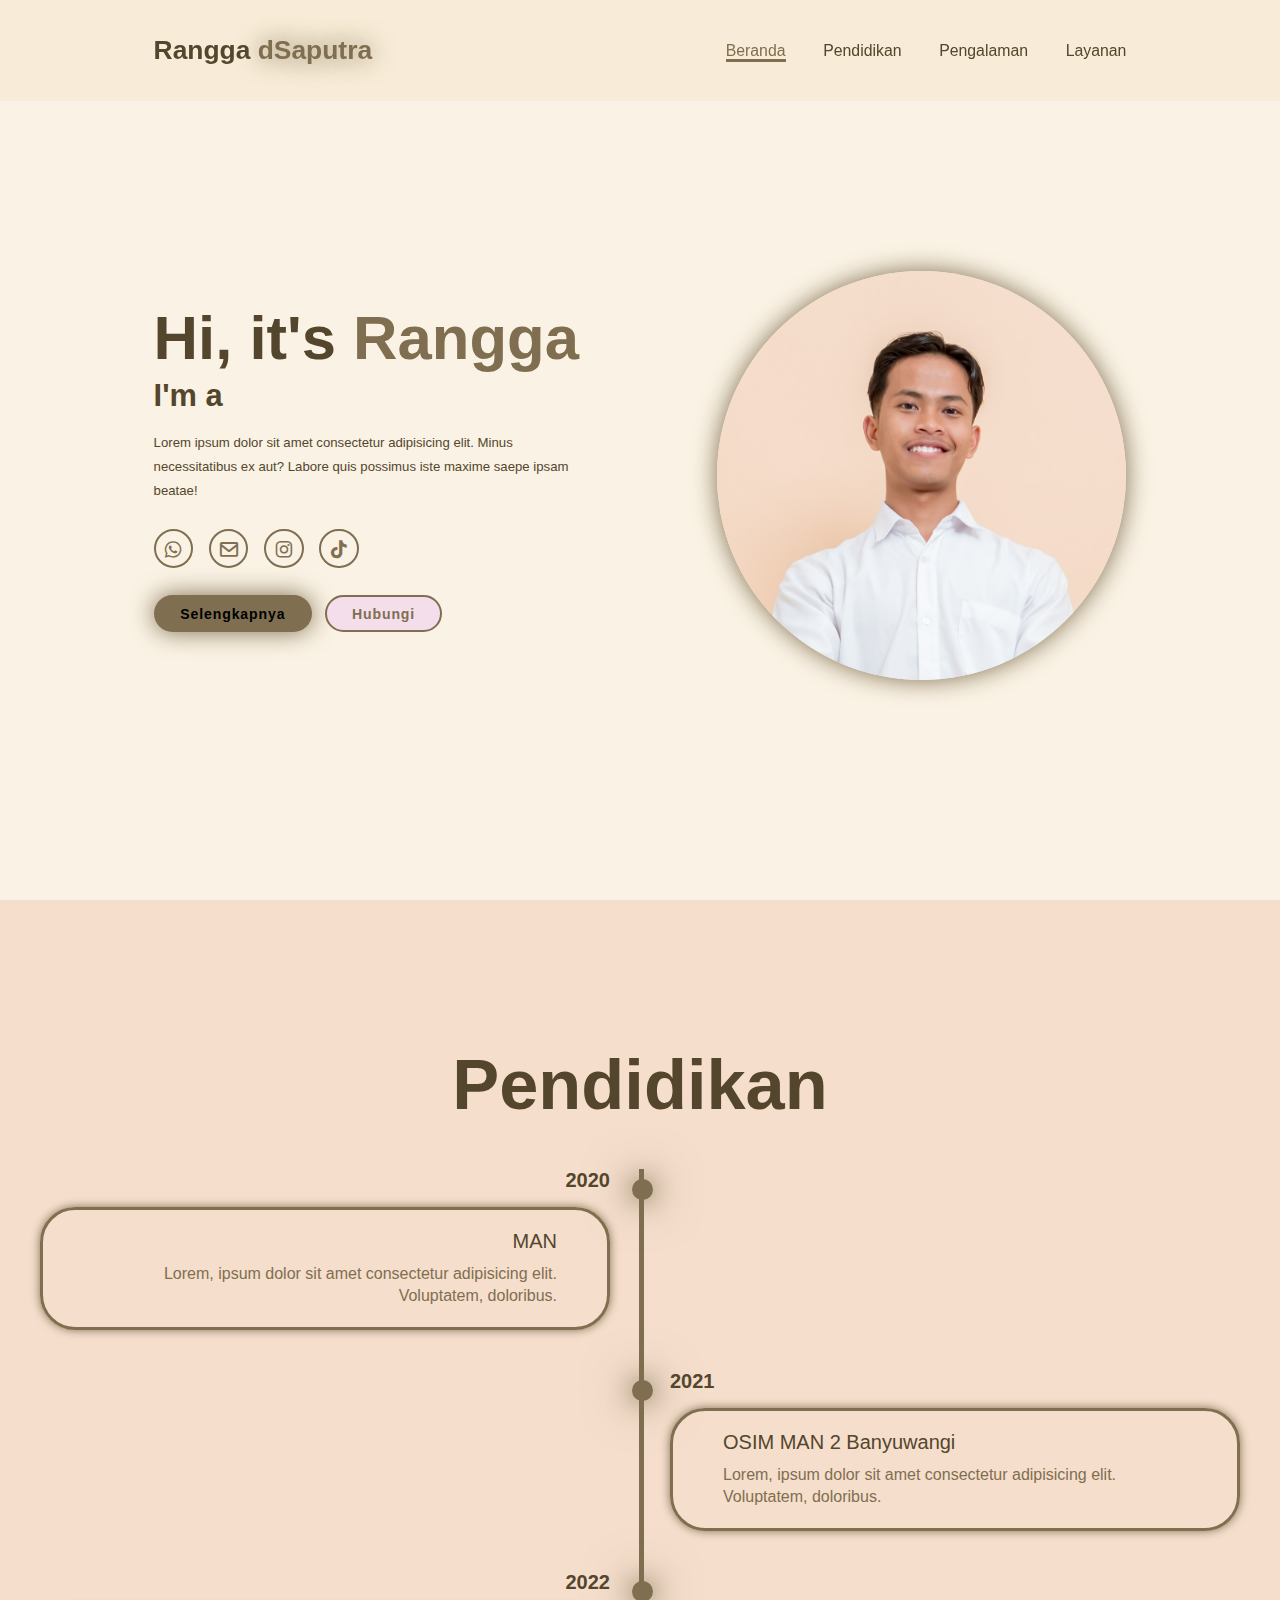
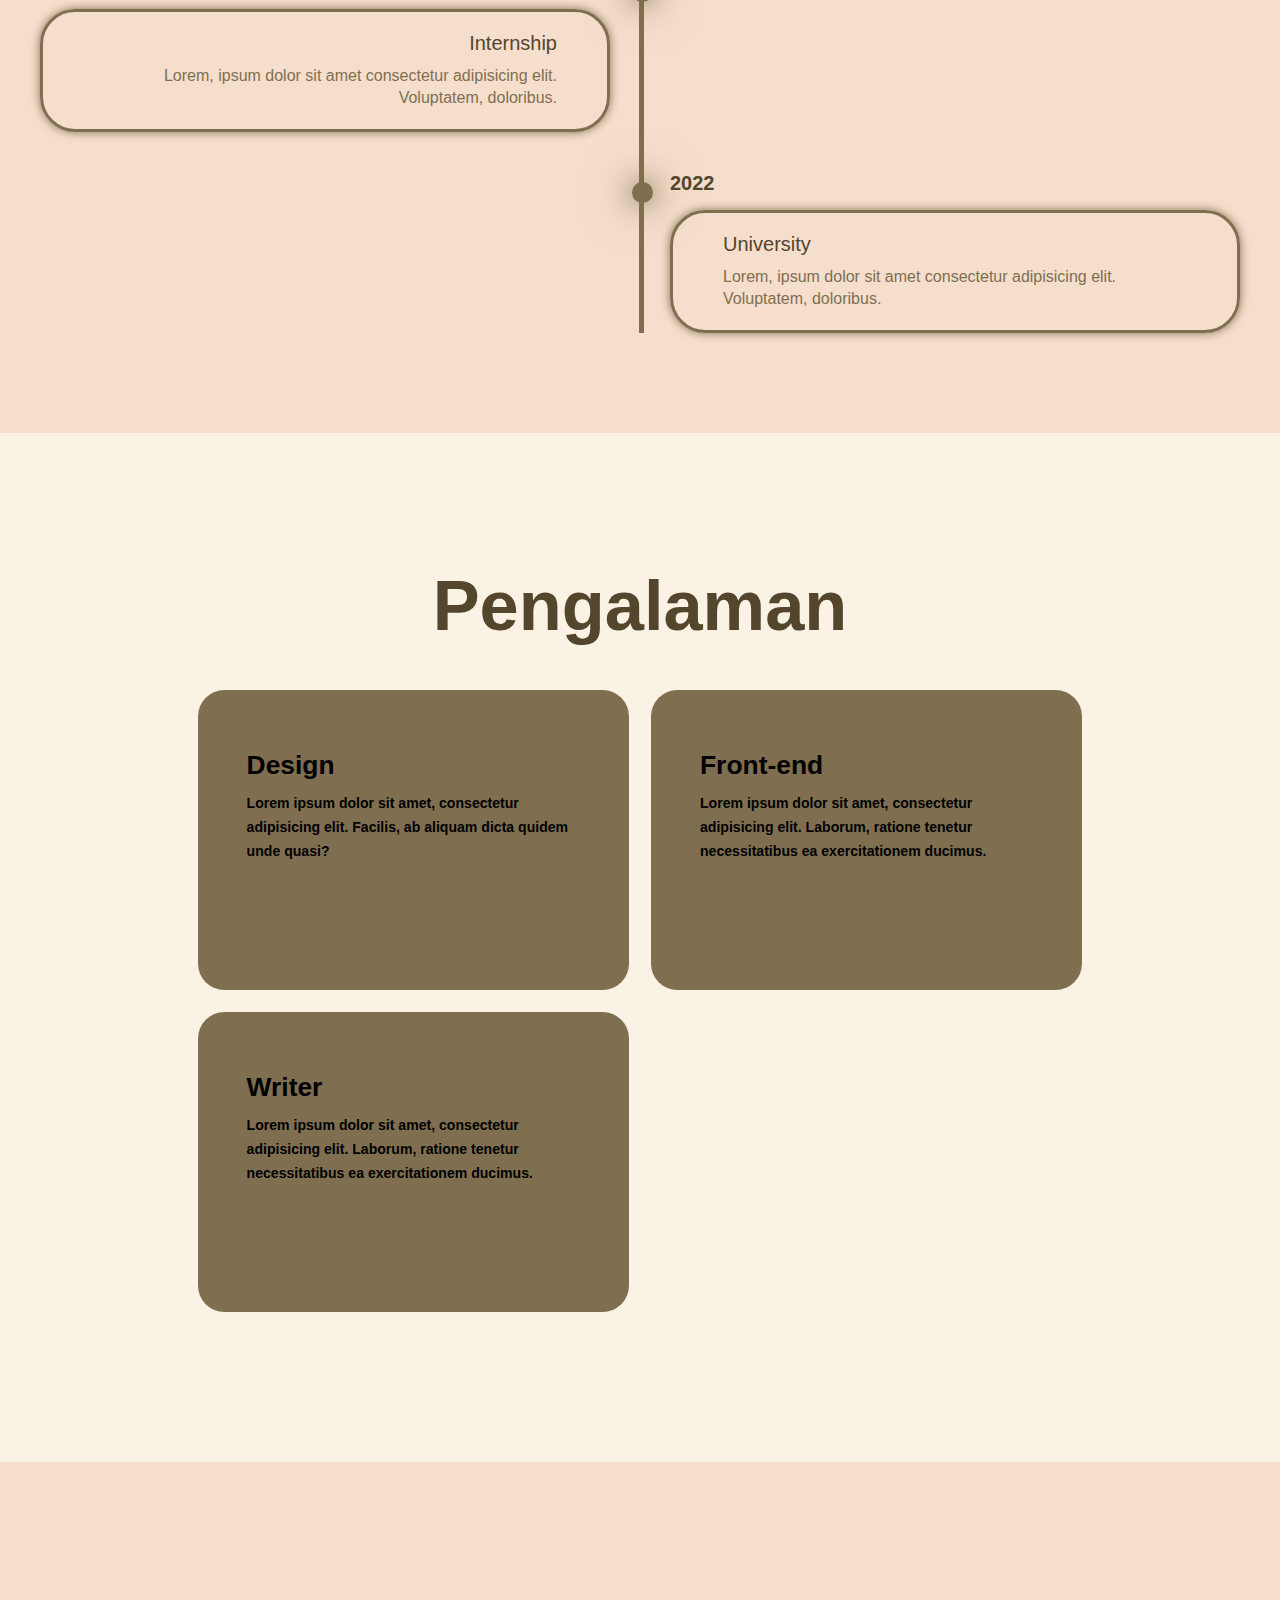
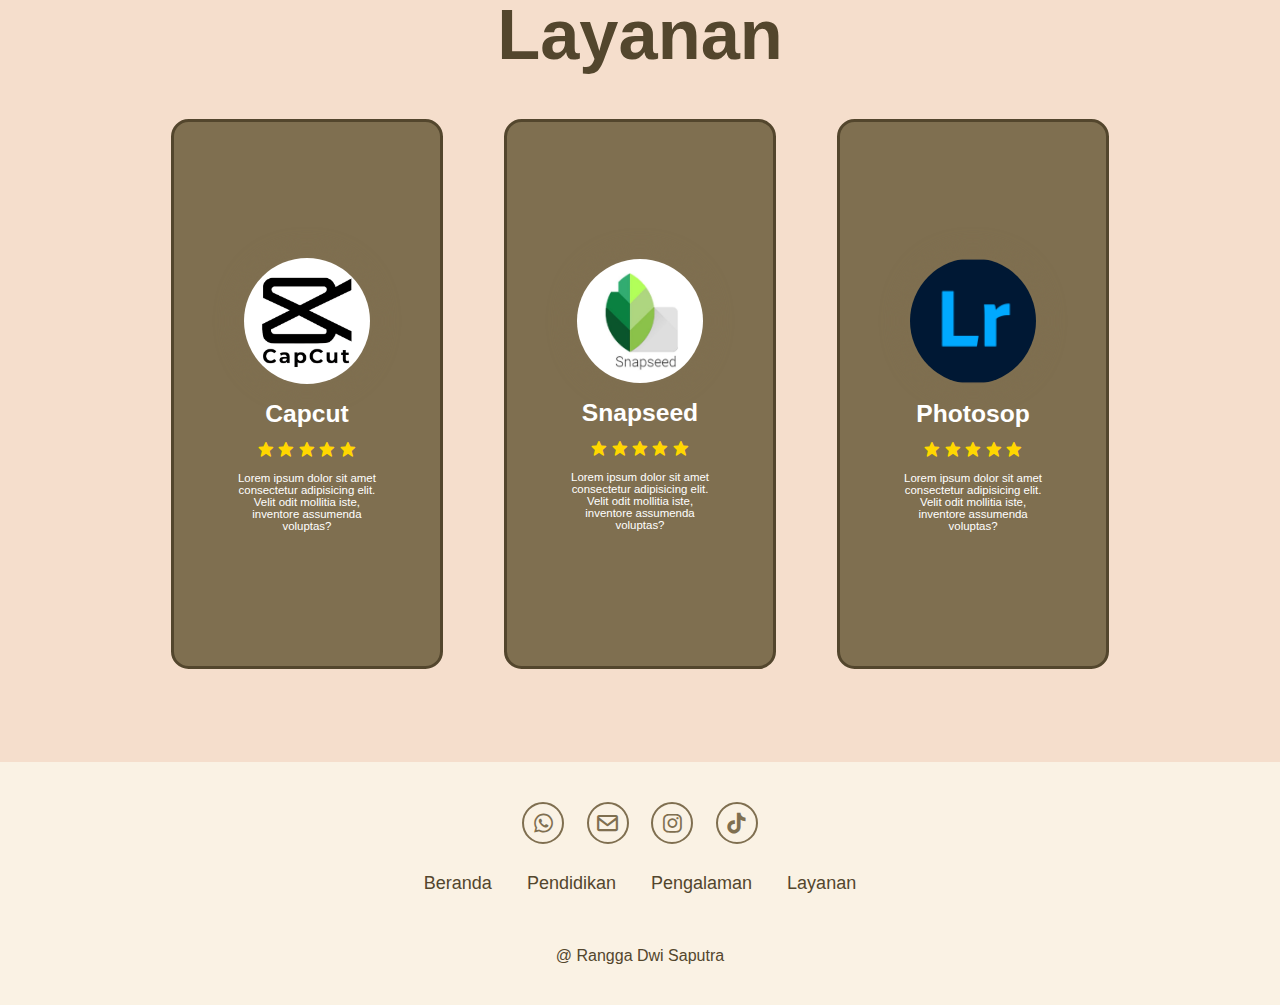
<file: Basic-Elegant/index.html>
<!DOCTYPE html>
<html lang="">
<head>
    <meta charset="UTF-8">
    <meta name="viewport" content="width=device-width, initial-scale=1.0">
    <title>Basic Elegant Portofolio</title>
    
    <link rel="stylesheet" href="style.css">
    <link href='https://unpkg.com/boxicons@2.1.4/css/boxicons.min.css' rel='stylesheet'>
</head>
<body>
    
    <header class="header">
        <a href="#home" class="logo">Rangga
            <span>dSaputra</span>
        </a>
        
        <i class='bx bx-menu' id="menu-icon"></i>
        
        <nav class="navbar">
            <a href="#home" class="active">Beranda</a>
            <a href="#education">Pendidikan</a>
            <a href="#experiences">Pengalaman</a>
            <a href="#services">Layanan</a>
        </nav>
    </header>

    <!-- HOME -->
    <section class="home" id="home">
        <div class="home-content">
            <h1>Hi, it's <span>Rangga</span></h1>
            <h3 class="text-animation">I'm a <span></span></h3>
            <p>Lorem ipsum dolor sit amet consectetur adipisicing elit. Minus necessitatibus ex aut? Labore quis possimus iste maxime saepe ipsam beatae!</p>
        
            <div class="social-icons">
                <a href=""><i class='bx bxl-whatsapp' ></i></a>
                <a href=""><i class='bx bx-envelope' ></i></a>
                <a href=""><i class='bx bxl-instagram' ></i></a>
                <a href=""><i class='bx bxl-tiktok' ></i></a>
            </div>

            <div class="btn-group">
                <a href="" class="btn">Selengkapnya</a>
                <a href="" class="btn">Hubungi</a>
            </div>
        </div>

        <div class="home-img">
            <img src="img/pp.png" alt="">
        </div>

    </section>

    <!-- EDUCATION -->
     <section class="education" id="education">
        <h2 class="heading">Pendidikan</h2>

        <div class="timeline-items">

            <div class="timeline-item">
                <div class="timeline-dot"></div>
                    <div class="timeline-date">2020
                    </div>
                    <div class="timeline-content">
                        <h3>MAN</h3>
                        <p>Lorem, ipsum dolor sit amet consectetur adipisicing elit. Voluptatem, doloribus.</p>
                    </div>
            </div>
            
            <div class="timeline-item">
                <div class="timeline-dot"></div>
                    <div class="timeline-date">2021
                    </div>
                    <div class="timeline-content">
                        <h3>OSIM MAN 2 Banyuwangi</h3>
                        <p>Lorem, ipsum dolor sit amet consectetur adipisicing elit. Voluptatem, doloribus.</p>
                    </div>
            </div>
            
            <div class="timeline-item">
                <div class="timeline-dot">
                </div>
                    <div class="timeline-date">2022
                    </div>
                    <div class="timeline-content">
                        <h3>Internship</h3>
                        <p>Lorem, ipsum dolor sit amet consectetur adipisicing elit. Voluptatem, doloribus.</p>
                    </div>
            </div>
            
            <div class="timeline-item">
                <div class="timeline-dot">
                </div>
                    <div class="timeline-date">2022
                    </div>
                    <div class="timeline-content">
                        <h3>University</h3>
                        <p>Lorem, ipsum dolor sit amet consectetur adipisicing elit. Voluptatem, doloribus.</p>
                    </div>
            </div>
        </div>
     </section>

    <!-- EXPERIENCES -->
     <section class="experiences" id="experiences">
        <h2 class="heading">Pengalaman</h2>

        <div class="experiences-container">
            <div class="experience-box">
                <div class="experience-info">
                    <h4>Design</h4>
                    <p>Lorem ipsum dolor sit amet, consectetur adipisicing elit. Facilis, ab aliquam dicta quidem unde quasi?</p>
                </div>
            </div>
            
            <div class="experience-box">
                <div class="experience-info">
                    <h4>Front-end</h4>
                    <p>Lorem ipsum dolor sit amet, consectetur adipisicing elit. Laborum, ratione tenetur necessitatibus ea exercitationem ducimus.</p>
                </div>
            </div>
            
            <div class="experience-box">
                <div class="experience-info">
                    <h4>Writer</h4>
                    <p>Lorem ipsum dolor sit amet, consectetur adipisicing elit. Laborum, ratione tenetur necessitatibus ea exercitationem ducimus.</p>
                </div>
            </div>
        </div>
     </section>

    <!-- SERVICES -->
    <section class="services" id="services">
        <div class="services-box">
            <h2 class="heading">Layanan</h2>

            <div class="wrapper">
                <div class="service-item">
                    <img src="../images/2-3.png" alt="">
                    <h2>Capcut</h2>
                    <div class="rating">
                        <i class='bx bxs-star' id="star"></i>
                        <i class='bx bxs-star' id="star"></i>
                        <i class='bx bxs-star' id="star"></i>
                        <i class='bx bxs-star' id="star"></i>
                        <i class='bx bxs-star' id="star"></i>
                    </div>
                    <p>Lorem ipsum dolor sit amet consectetur adipisicing elit. Velit odit mollitia iste, inventore assumenda voluptas?</p>
                </div>
                
                <div class="service-item">
                    <img src="../images/logo-snapseed_ratio-16x9.jpg" alt="">
                    <h2>Snapseed</h2>
                    <div class="rating">
                        <i class='bx bxs-star' id="star"></i>
                        <i class='bx bxs-star' id="star"></i>
                        <i class='bx bxs-star' id="star"></i>
                        <i class='bx bxs-star' id="star"></i>
                        <i class='bx bxs-star' id="star"></i>
                    </div>
                    <p>Lorem ipsum dolor sit amet consectetur adipisicing elit. Velit odit mollitia iste, inventore assumenda voluptas?</p>
                </div>
                
                <div class="service-item">
                    <img src="../images/photoshop-lightroom.png" alt="">
                    <h2>Photosop</h2>
                    <div class="rating">
                        <i class='bx bxs-star' id="star"></i>
                        <i class='bx bxs-star' id="star"></i>
                        <i class='bx bxs-star' id="star"></i>
                        <i class='bx bxs-star' id="star"></i>
                        <i class='bx bxs-star' id="star"></i>
                    </div>
                    <p>Lorem ipsum dolor sit amet consectetur adipisicing elit. Velit odit mollitia iste, inventore assumenda voluptas?</p>
                </div>
            </div>
        </div>
    </section>

    <!-- FOOTER -->
    <footer class="footer">
        <div class="social">
           
                <a href=""><i class='bx bxl-whatsapp'></i></a>
                <a href=""><i class='bx bx-envelope'></i></a>
                <a href=""><i class='bx bxl-instagram' ></i></a>
                <a href=""><i class='bx bxl-tiktok' ></i></a>

        </div>
        <ul class="list">
            <li>
                <a href="">Beranda</a>
            </li>
            <li>
                <a href="">Pendidikan</a>
            </li>
            <li>
                <a href="">Pengalaman</a>
            </li>
            <li>
                <a href="">Layanan</a>
            </li>
        </ul>

        <p class="copyright">
            @ Rangga Dwi Saputra
        </p>
    </footer>

    <script src="script.js"></script>
</body>
</html>
</file>
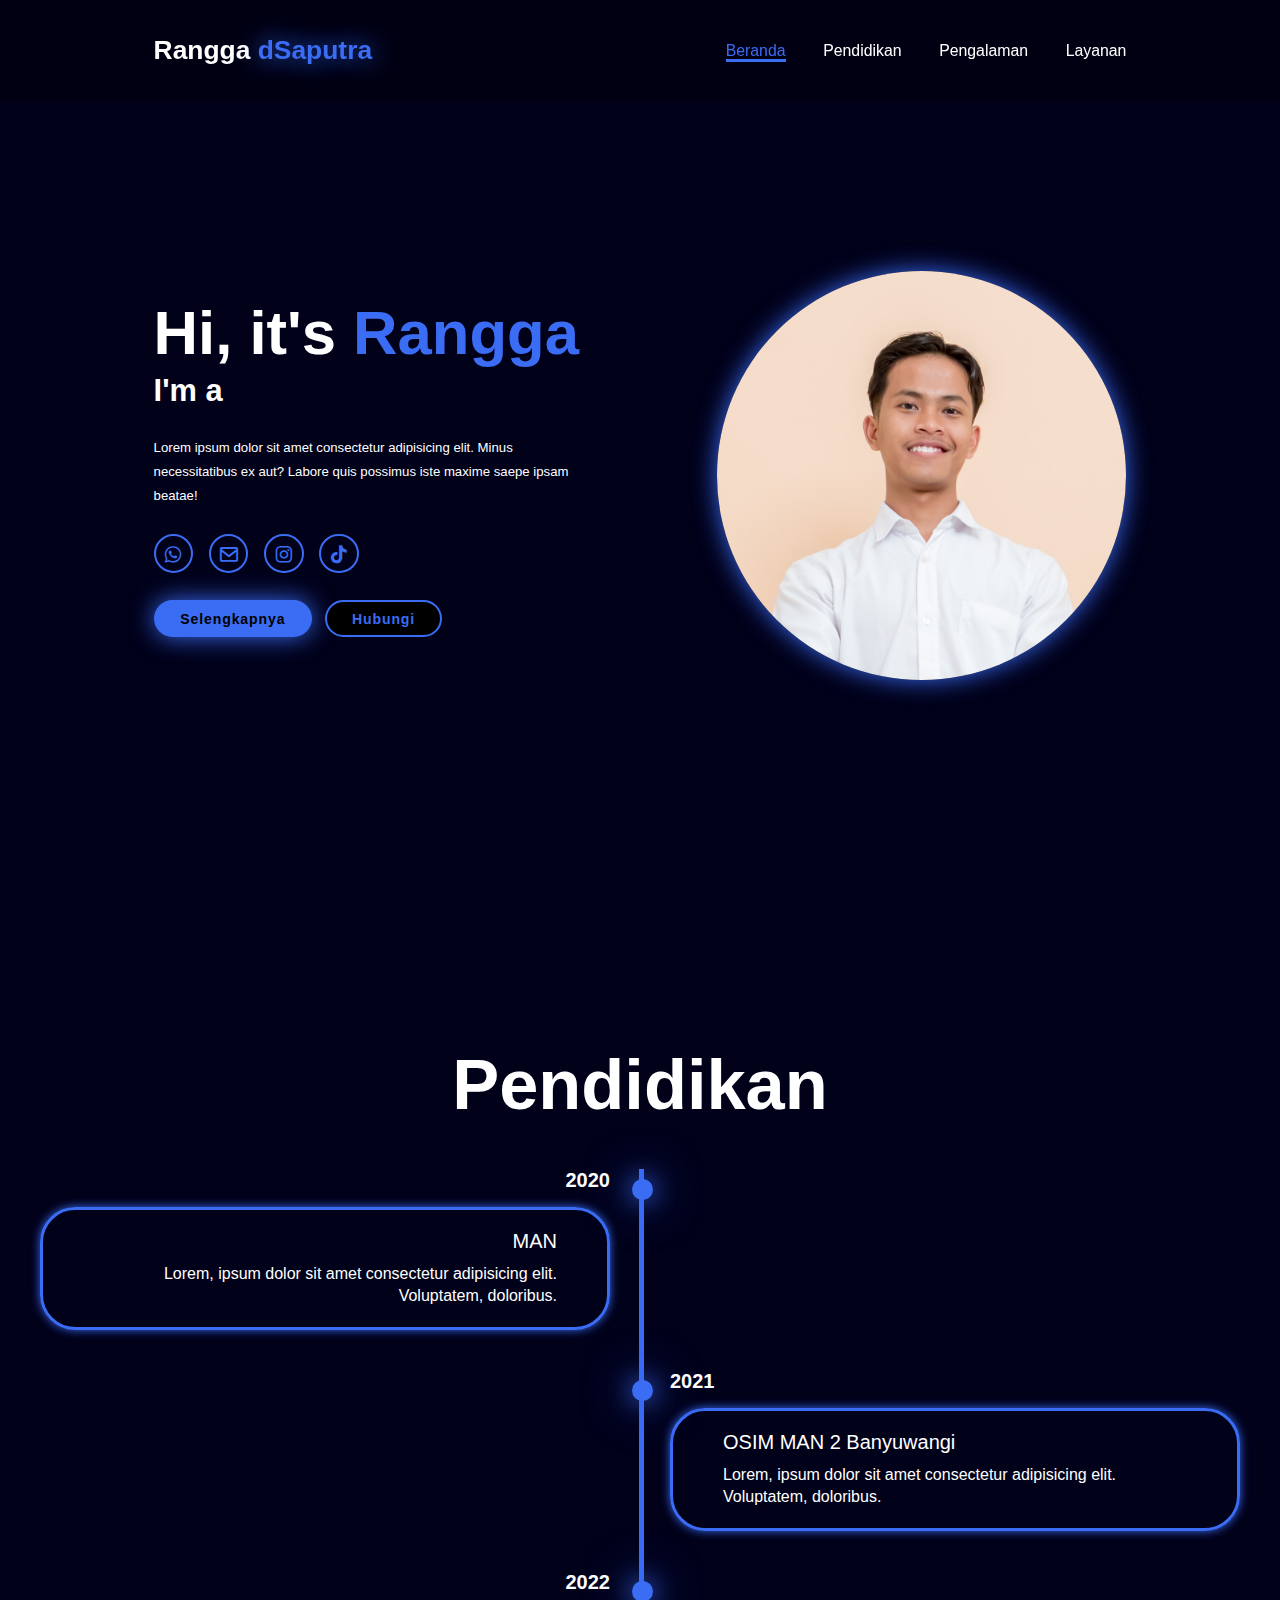
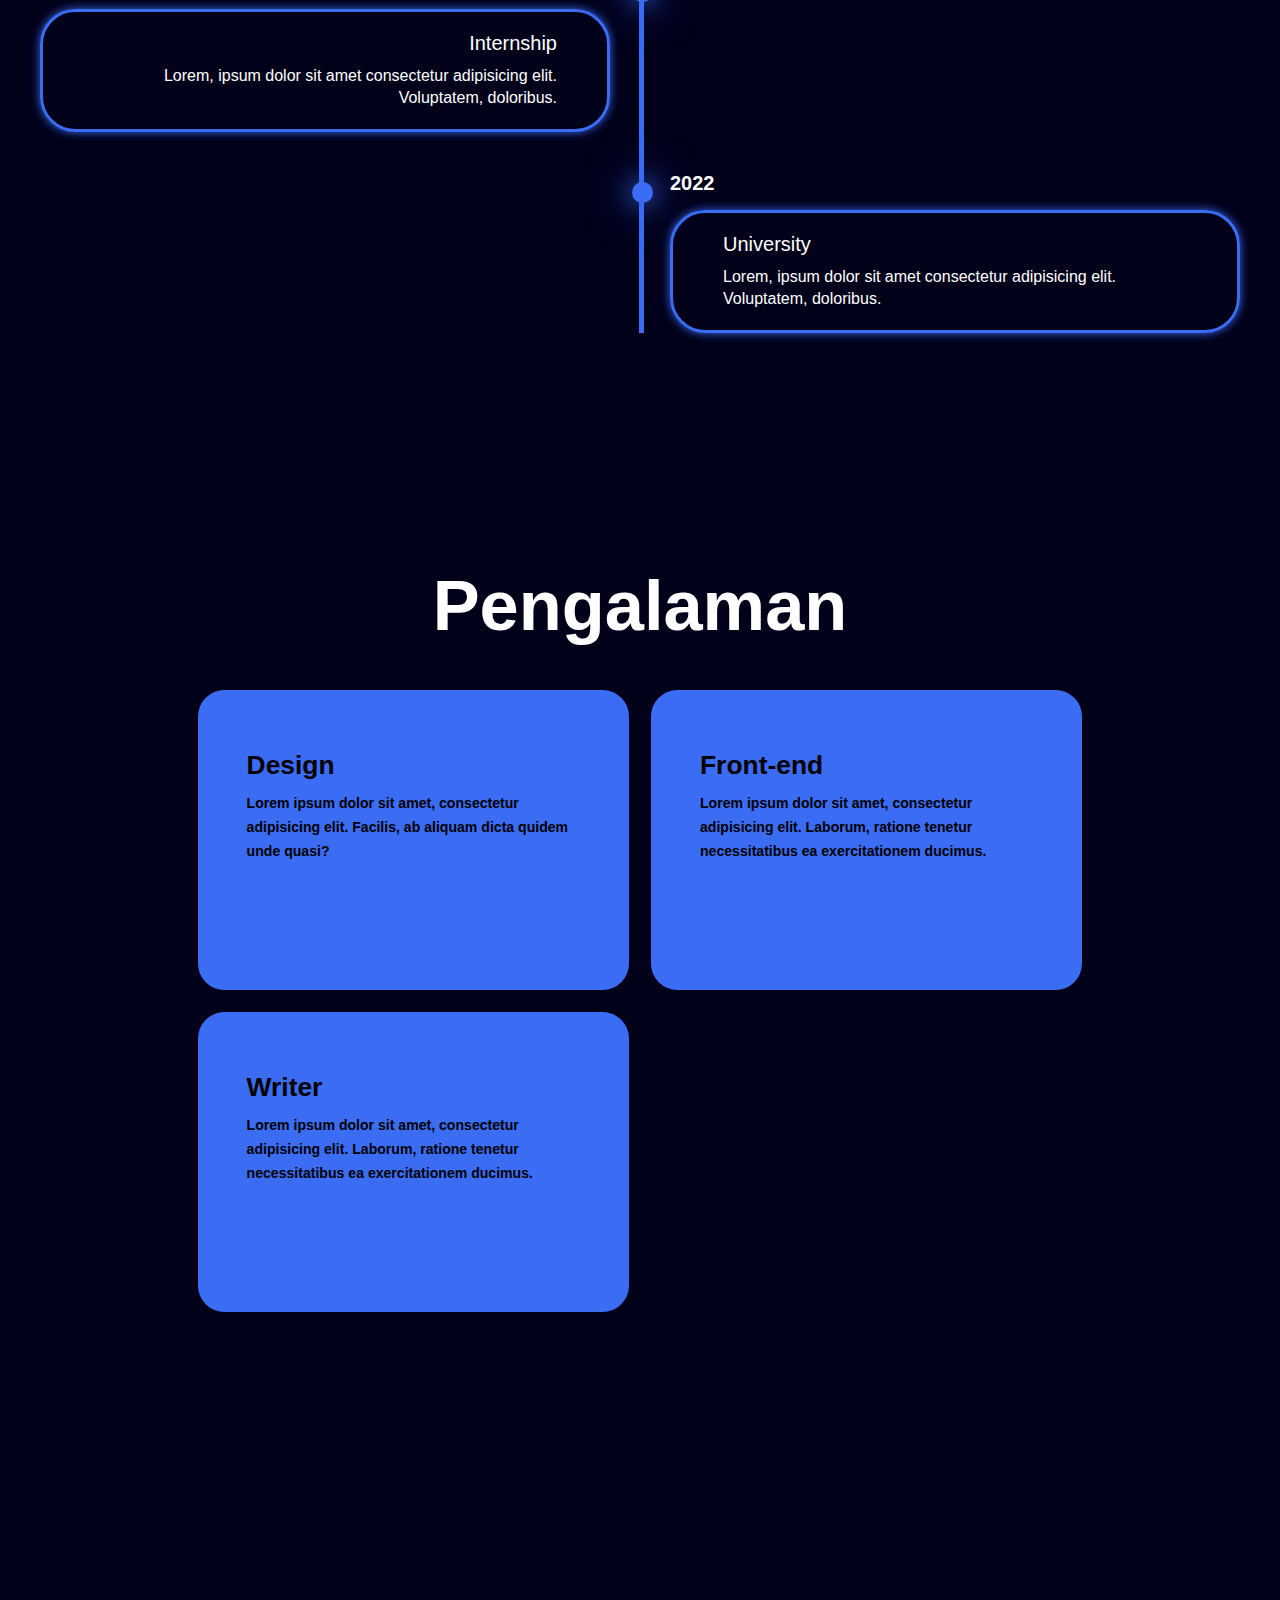
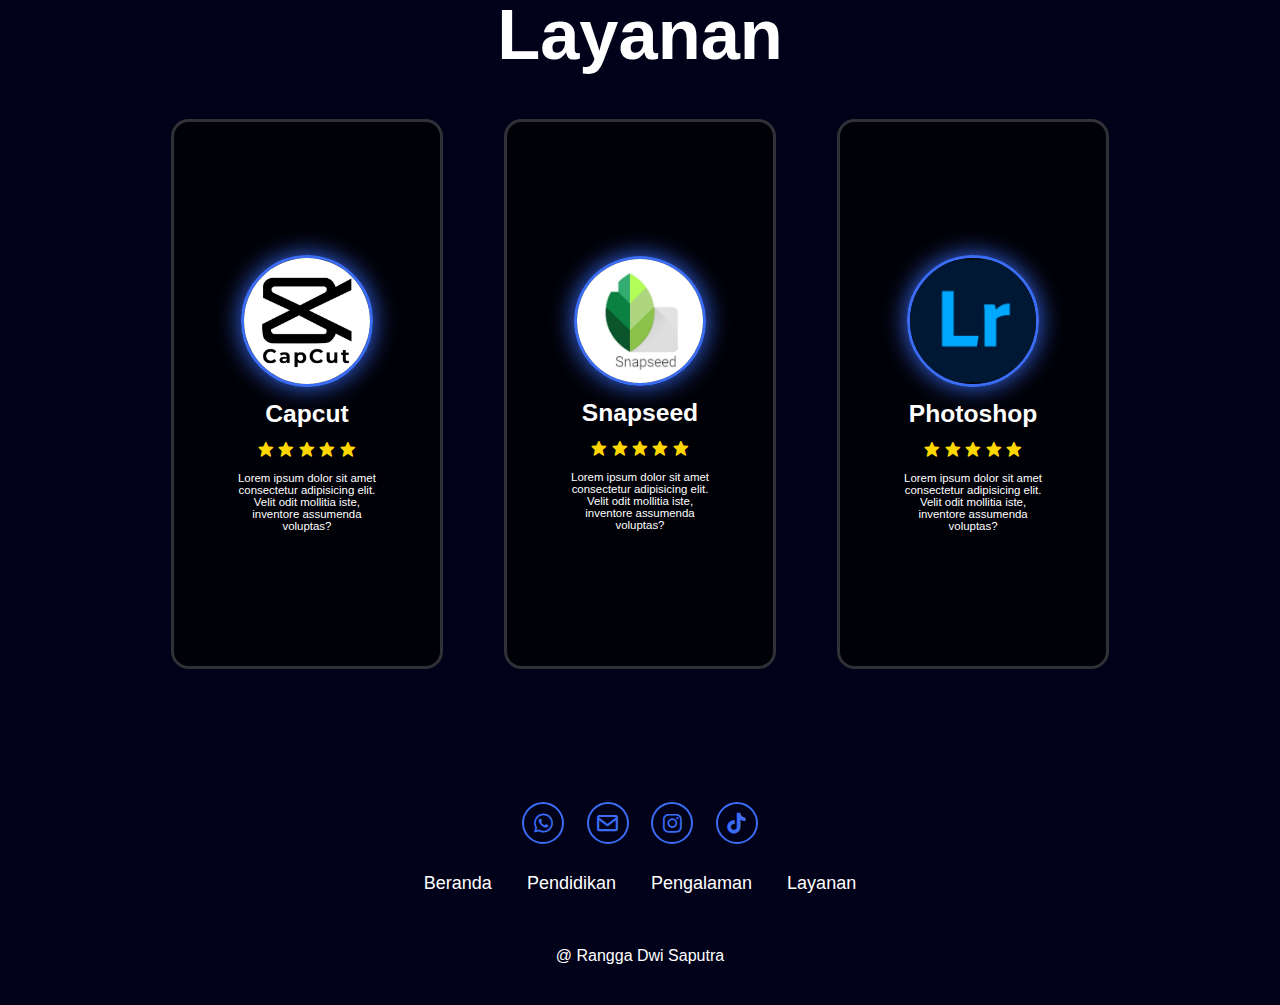
<file: Basic-NeonDark copy/index.html>
<!DOCTYPE html>
<html lang="">
<head>
    <meta charset="UTF-8">
    <meta name="viewport" content="width=device-width, initial-scale=1.0">
    <title>Normal Portfolio Website</title>
    
    <link rel="stylesheet" href="style.css">
    <link href='https://unpkg.com/boxicons@2.1.4/css/boxicons.min.css' rel='stylesheet'>
</head>
<body>
    <header class="header">
        <a href="#home" class="logo">Rangga
            <span>dSaputra</span>
        </a>
        
        <i class='bx bx-menu' id="menu-icon"></i>
        
        <nav class="navbar">
            <a href="#home" class="active">Beranda</a>
            <a href="#education">Pendidikan</a>
            <a href="#experiences">Pengalaman</a>
            <a href="#services">Layanan</a>
        </nav>
    </header>

    <!-- HOME -->
    <section class="home" id="home">
        <div class="home-content">
            <h1>Hi, it's <span>Rangga</span></h1>
            <h3 class="text-animation">I'm a <span></span></h3>
            <br>
            <p>Lorem ipsum dolor sit amet consectetur adipisicing elit. Minus necessitatibus ex aut? Labore quis possimus iste maxime saepe ipsam beatae!</p>
        
            <div class="social-icons">
                <a href=""><i class='bx bxl-whatsapp' ></i></a>
                <a href=""><i class='bx bx-envelope' ></i></a>
                <a href=""><i class='bx bxl-instagram' ></i></a>
                <a href=""><i class='bx bxl-tiktok' ></i></a>
            </div>

            <div class="btn-group">
                <a href="#education" class="btn">Selengkapnya</a>
                <a href="" class="btn">Hubungi</a>
            </div>
        </div>

        <div class="home-img">
            <img src="img/pp.png" alt="">
        </div>

    </section>

    <!-- EDUCATION -->
     <section class="education" id="education">
        <h2 class="heading">Pendidikan</h2>

        <div class="timeline-items">

            <div class="timeline-item">
                <div class="timeline-dot"></div>
                    <div class="timeline-date">2020
                    </div>
                    <div class="timeline-content">
                        <h3>MAN</h3>
                        <p>Lorem, ipsum dolor sit amet consectetur adipisicing elit. Voluptatem, doloribus.</p>
                    </div>
            </div>
            
            <div class="timeline-item">
                <div class="timeline-dot"></div>
                    <div class="timeline-date">2021
                    </div>
                    <div class="timeline-content">
                        <h3>OSIM MAN 2 Banyuwangi</h3>
                        <p>Lorem, ipsum dolor sit amet consectetur adipisicing elit. Voluptatem, doloribus.</p>
                    </div>
            </div>
            
            <div class="timeline-item">
                <div class="timeline-dot">
                </div>
                    <div class="timeline-date">2022
                    </div>
                    <div class="timeline-content">
                        <h3>Internship</h3>
                        <p>Lorem, ipsum dolor sit amet consectetur adipisicing elit. Voluptatem, doloribus.</p>
                    </div>
            </div>
            
            <div class="timeline-item">
                <div class="timeline-dot">
                </div>
                    <div class="timeline-date">2022
                    </div>
                    <div class="timeline-content">
                        <h3>University</h3>
                        <p>Lorem, ipsum dolor sit amet consectetur adipisicing elit. Voluptatem, doloribus.</p>
                    </div>
            </div>
        </div>
     </section>

    <!-- EXPERIENCES -->
     <section class="experiences" id="experiences">
        <h2 class="heading">Pengalaman</h2>

        <div class="experiences-container">
            <div class="experience-box">
                <div class="experience-info">
                    <h4>Design</h4>
                    <p>Lorem ipsum dolor sit amet, consectetur adipisicing elit. Facilis, ab aliquam dicta quidem unde quasi?</p>
                </div>
            </div>
            
            <div class="experience-box">
                <div class="experience-info">
                    <h4>Front-end</h4>
                    <p>Lorem ipsum dolor sit amet, consectetur adipisicing elit. Laborum, ratione tenetur necessitatibus ea exercitationem ducimus.</p>
                </div>
            </div>
            
            <div class="experience-box">
                <div class="experience-info">
                    <h4>Writer</h4>
                    <p>Lorem ipsum dolor sit amet, consectetur adipisicing elit. Laborum, ratione tenetur necessitatibus ea exercitationem ducimus.</p>
                </div>
            </div>
        </div>
     </section>

    <!-- SERVICES -->
    <section class="services" id="services">
        <div class="services-box">
            <h2 class="heading">Layanan</h2>

            <div class="wrapper">
                <div class="service-item">
                    <img src="../images/2-3.png" alt="">
                    <h2>Capcut</h2>
                    <div class="rating">
                        <i class='bx bxs-star' id="star"></i>
                        <i class='bx bxs-star' id="star"></i>
                        <i class='bx bxs-star' id="star"></i>
                        <i class='bx bxs-star' id="star"></i>
                        <i class='bx bxs-star' id="star"></i>
                    </div>
                    <p>Lorem ipsum dolor sit amet consectetur adipisicing elit. Velit odit mollitia iste, inventore assumenda voluptas?</p>
                </div>
                
                <div class="service-item">
                    <img src="../images/logo-snapseed_ratio-16x9.jpg" alt="">
                    <h2>Snapseed</h2>
                    <div class="rating">
                        <i class='bx bxs-star' id="star"></i>
                        <i class='bx bxs-star' id="star"></i>
                        <i class='bx bxs-star' id="star"></i>
                        <i class='bx bxs-star' id="star"></i>
                        <i class='bx bxs-star' id="star"></i>
                    </div>
                    <p>Lorem ipsum dolor sit amet consectetur adipisicing elit. Velit odit mollitia iste, inventore assumenda voluptas?</p>
                </div>
                
                <div class="service-item">
                    <img src="../images/photoshop-lightroom.png" alt="">
                    <h2>Photoshop</h2>
                    <div class="rating">
                        <i class='bx bxs-star' id="star"></i>
                        <i class='bx bxs-star' id="star"></i>
                        <i class='bx bxs-star' id="star"></i>
                        <i class='bx bxs-star' id="star"></i>
                        <i class='bx bxs-star' id="star"></i>
                    </div>
                    <p>Lorem ipsum dolor sit amet consectetur adipisicing elit. Velit odit mollitia iste, inventore assumenda voluptas?</p>
                </div>
            </div>
        </div>
    </section>

    <!-- FOOTER -->
    <footer class="footer">
        <div class="social">
           
                <a href=""><i class='bx bxl-whatsapp'></i></a>
                <a href=""><i class='bx bx-envelope'></i></a>
                <a href=""><i class='bx bxl-instagram' ></i></a>
                <a href=""><i class='bx bxl-tiktok' ></i></a>

        </div>
        <ul class="list">
            <li>
                <a href="">Beranda</a>
            </li>
            <li>
                <a href="">Pendidikan</a>
            </li>
            <li>
                <a href="">Pengalaman</a>
            </li>
            <li>
                <a href="">Layanan</a>
            </li>
        </ul>

        <p class="copyright">
            @ Rangga Dwi Saputra
        </p>
    </footer>

    <script src="script.js"></script>
</body>
</html>
</file>
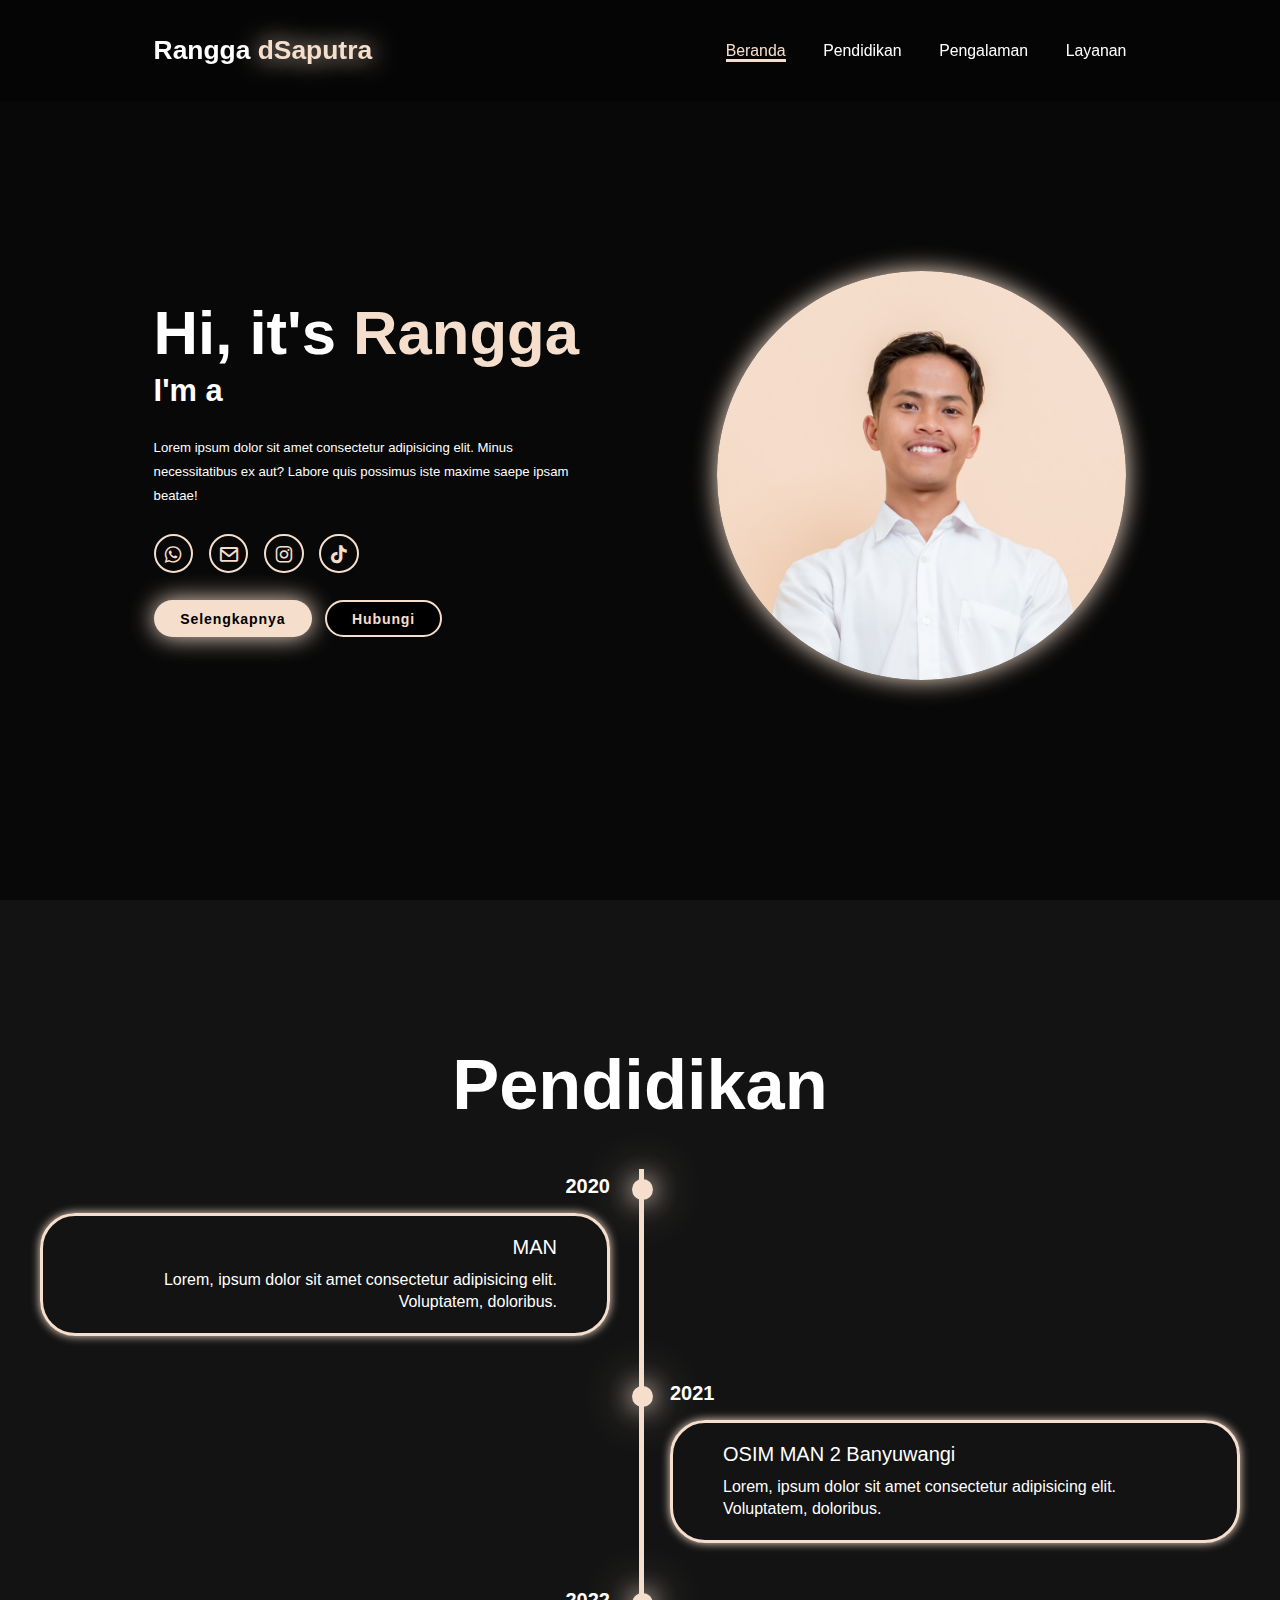
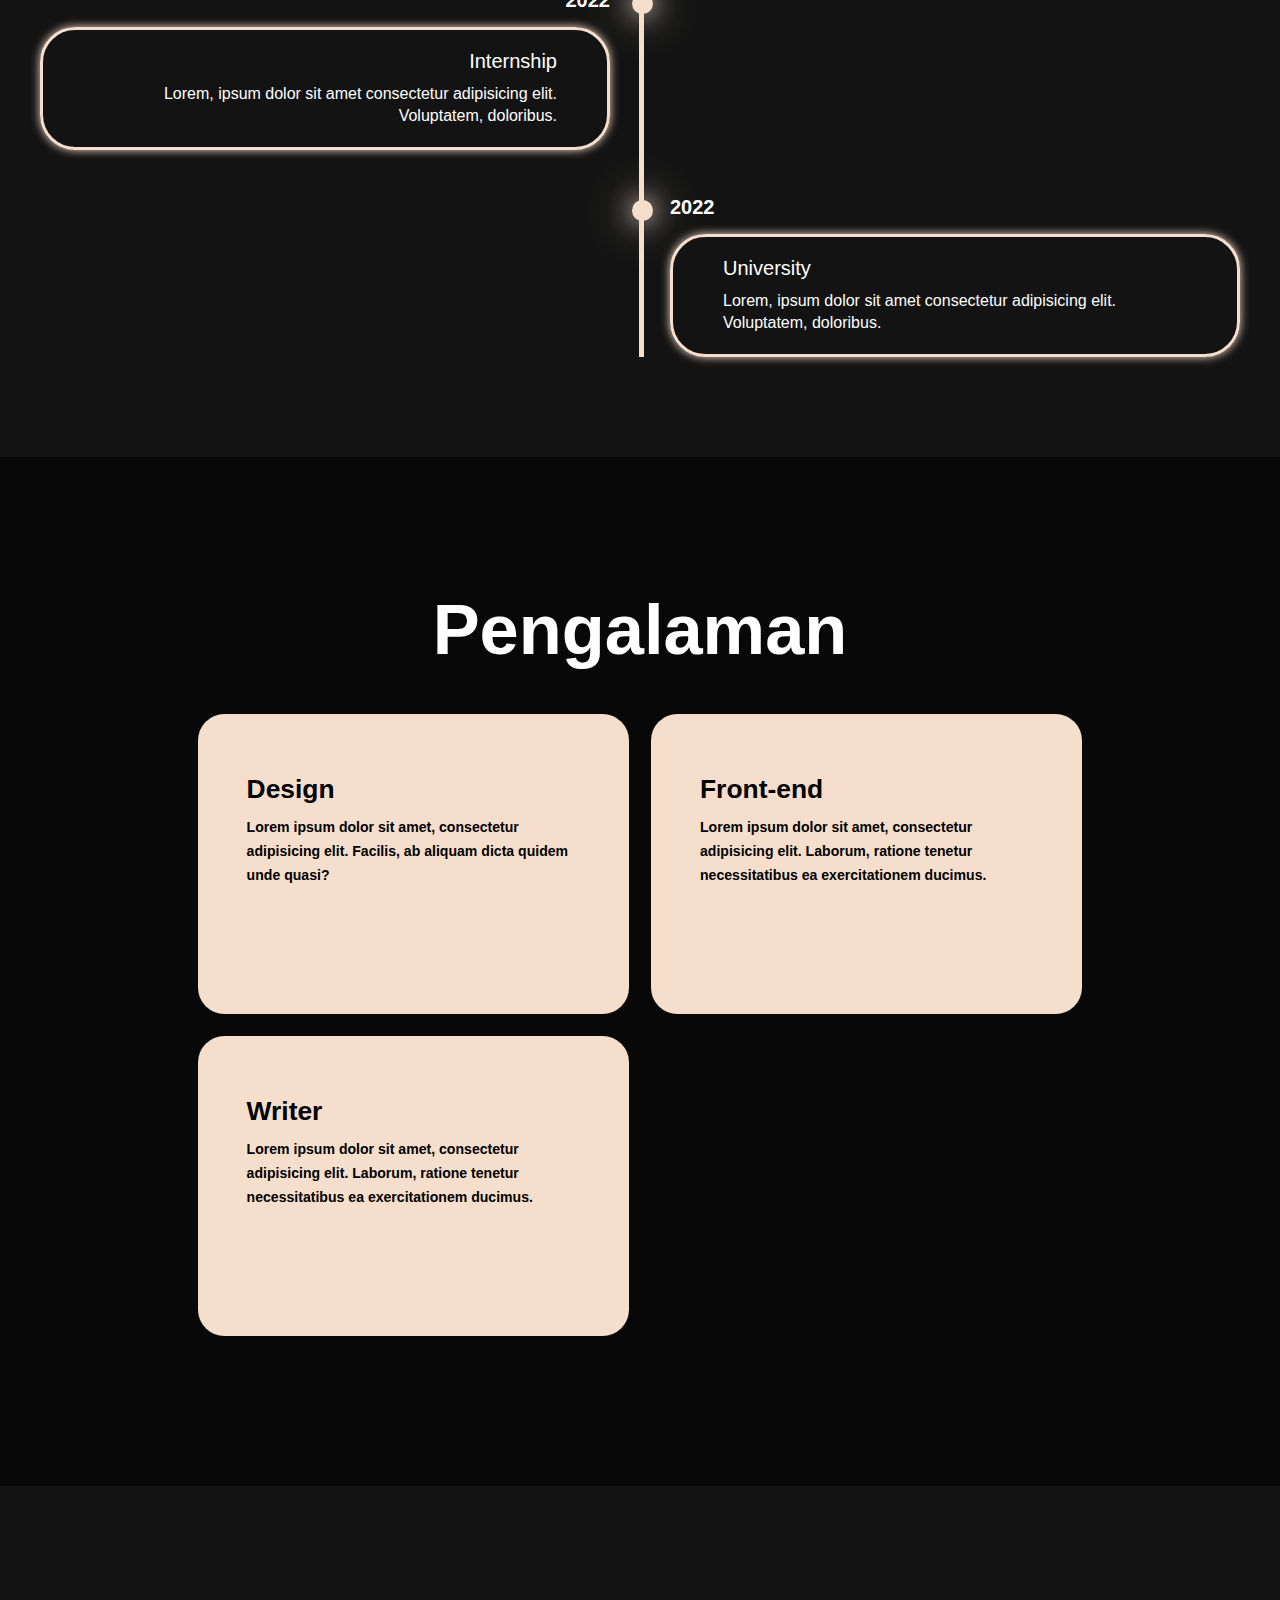
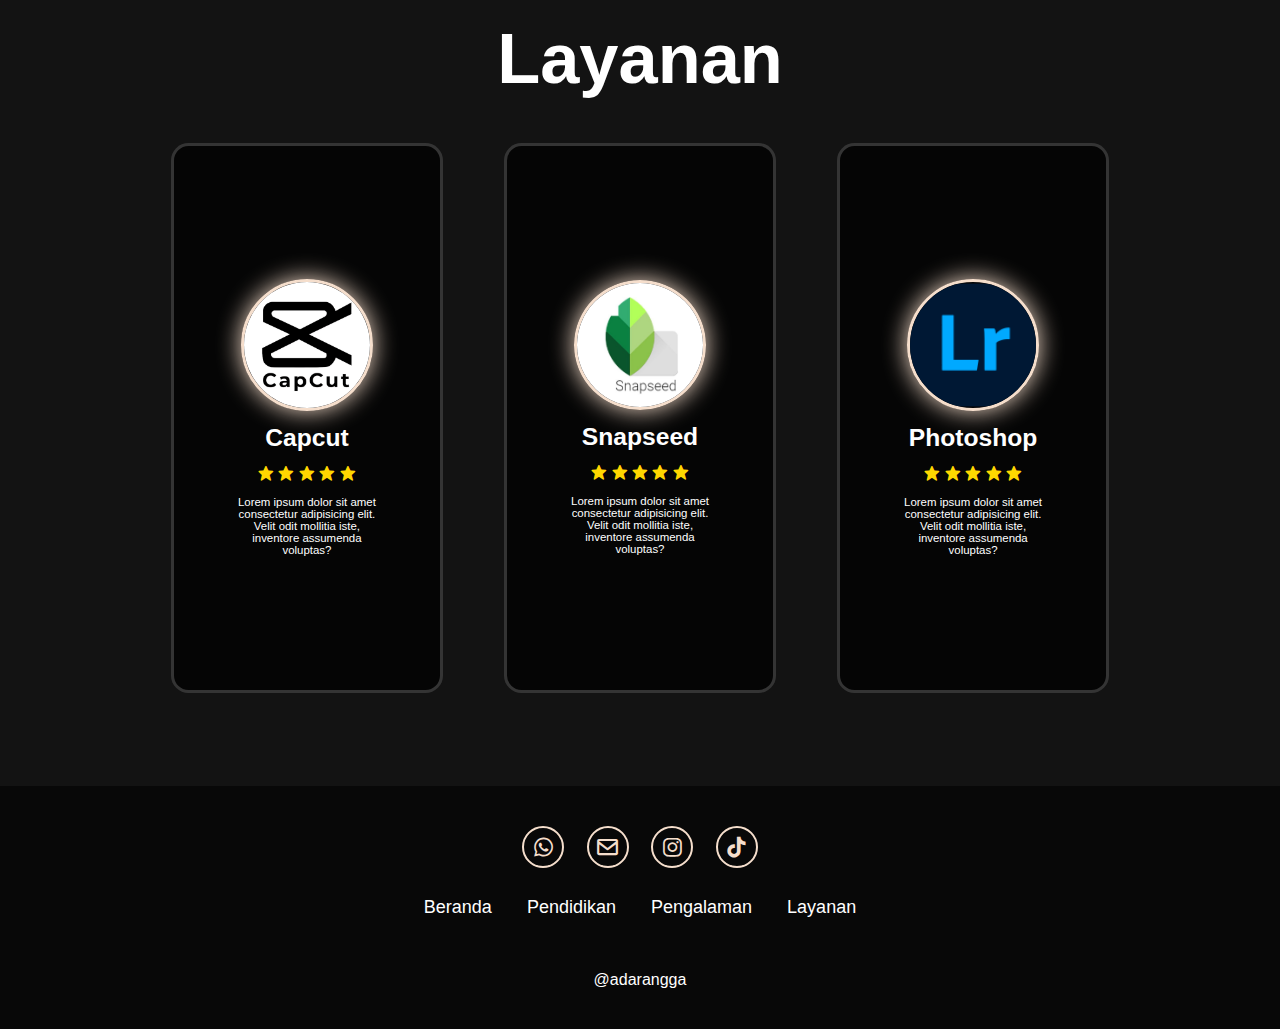
<file: Basic-NeonDark/index.html>
<!DOCTYPE html>
<html lang="">
<head>
    <meta charset="UTF-8">
    <meta name="viewport" content="width=device-width, initial-scale=1.0">
    <title>Normal Portfolio Website</title>
    
    <link rel="stylesheet" href="style.css">
    <link href='https://unpkg.com/boxicons@2.1.4/css/boxicons.min.css' rel='stylesheet'>
</head>
<body>
    <header class="header">
        <a href="#home" class="logo">Rangga
            <span>dSaputra</span>
        </a>
        
        <i class='bx bx-menu' id="menu-icon"></i>
        
        <nav class="navbar">
            <a href="#home" class="active">Beranda</a>
            <a href="#education">Pendidikan</a>
            <a href="#experiences">Pengalaman</a>
            <a href="#services">Layanan</a>
        </nav>
    </header>

    <!-- HOME -->
    <section class="home" id="home">
        <div class="home-content">
            <h1>Hi, it's <span>Rangga</span></h1>
            <h3 class="text-animation">I'm a <span></span></h3>
            <br>
            <p>Lorem ipsum dolor sit amet consectetur adipisicing elit. Minus necessitatibus ex aut? Labore quis possimus iste maxime saepe ipsam beatae!</p>
        
            <div class="social-icons">
                <a href=""><i class='bx bxl-whatsapp' ></i></a>
                <a href=""><i class='bx bx-envelope' ></i></a>
                <a href=""><i class='bx bxl-instagram' ></i></a>
                <a href=""><i class='bx bxl-tiktok' ></i></a>
            </div>

            <div class="btn-group">
                <a href="#education" class="btn">Selengkapnya</a>
                <a href="" class="btn">Hubungi</a>
            </div>
        </div>

        <div class="home-img">
            <img src="img/pp.png" alt="">
        </div>

    </section>

    <!-- EDUCATION -->
     <section class="education" id="education">
        <h2 class="heading">Pendidikan</h2>

        <div class="timeline-items">

            <div class="timeline-item">
                <div class="timeline-dot"></div>
                    <div class="timeline-date">2020
                    </div>
                    <div class="timeline-content">
                        <h3>MAN</h3>
                        <p>Lorem, ipsum dolor sit amet consectetur adipisicing elit. Voluptatem, doloribus.</p>
                    </div>
            </div>
            
            <div class="timeline-item">
                <div class="timeline-dot"></div>
                    <div class="timeline-date">2021
                    </div>
                    <div class="timeline-content">
                        <h3>OSIM MAN 2 Banyuwangi</h3>
                        <p>Lorem, ipsum dolor sit amet consectetur adipisicing elit. Voluptatem, doloribus.</p>
                    </div>
            </div>
            
            <div class="timeline-item">
                <div class="timeline-dot">
                </div>
                    <div class="timeline-date">2022
                    </div>
                    <div class="timeline-content">
                        <h3>Internship</h3>
                        <p>Lorem, ipsum dolor sit amet consectetur adipisicing elit. Voluptatem, doloribus.</p>
                    </div>
            </div>
            
            <div class="timeline-item">
                <div class="timeline-dot">
                </div>
                    <div class="timeline-date">2022
                    </div>
                    <div class="timeline-content">
                        <h3>University</h3>
                        <p>Lorem, ipsum dolor sit amet consectetur adipisicing elit. Voluptatem, doloribus.</p>
                    </div>
            </div>
        </div>
     </section>

    <!-- EXPERIENCES -->
     <section class="experiences" id="experiences">
        <h2 class="heading">Pengalaman</h2>

        <div class="experiences-container">
            <div class="experience-box">
                <div class="experience-info">
                    <h4>Design</h4>
                    <p>Lorem ipsum dolor sit amet, consectetur adipisicing elit. Facilis, ab aliquam dicta quidem unde quasi?</p>
                </div>
            </div>
            
            <div class="experience-box">
                <div class="experience-info">
                    <h4>Front-end</h4>
                    <p>Lorem ipsum dolor sit amet, consectetur adipisicing elit. Laborum, ratione tenetur necessitatibus ea exercitationem ducimus.</p>
                </div>
            </div>
            
            <div class="experience-box">
                <div class="experience-info">
                    <h4>Writer</h4>
                    <p>Lorem ipsum dolor sit amet, consectetur adipisicing elit. Laborum, ratione tenetur necessitatibus ea exercitationem ducimus.</p>
                </div>
            </div>
        </div>
     </section>

    <!-- SERVICES -->
    <section class="services" id="services">
        <div class="services-box">
            <h2 class="heading">Layanan</h2>

            <div class="wrapper">
                <div class="service-item">
                    <img src="../images/2-3.png" alt="">
                    <h2>Capcut</h2>
                    <div class="rating">
                        <i class='bx bxs-star' id="star"></i>
                        <i class='bx bxs-star' id="star"></i>
                        <i class='bx bxs-star' id="star"></i>
                        <i class='bx bxs-star' id="star"></i>
                        <i class='bx bxs-star' id="star"></i>
                    </div>
                    <p>Lorem ipsum dolor sit amet consectetur adipisicing elit. Velit odit mollitia iste, inventore assumenda voluptas?</p>
                </div>
                
                <div class="service-item">
                    <img src="../images/logo-snapseed_ratio-16x9.jpg" alt="">
                    <h2>Snapseed</h2>
                    <div class="rating">
                        <i class='bx bxs-star' id="star"></i>
                        <i class='bx bxs-star' id="star"></i>
                        <i class='bx bxs-star' id="star"></i>
                        <i class='bx bxs-star' id="star"></i>
                        <i class='bx bxs-star' id="star"></i>
                    </div>
                    <p>Lorem ipsum dolor sit amet consectetur adipisicing elit. Velit odit mollitia iste, inventore assumenda voluptas?</p>
                </div>
                
                <div class="service-item">
                    <img src="../images/photoshop-lightroom.png" alt="">
                    <h2>Photoshop</h2>
                    <div class="rating">
                        <i class='bx bxs-star' id="star"></i>
                        <i class='bx bxs-star' id="star"></i>
                        <i class='bx bxs-star' id="star"></i>
                        <i class='bx bxs-star' id="star"></i>
                        <i class='bx bxs-star' id="star"></i>
                    </div>
                    <p>Lorem ipsum dolor sit amet consectetur adipisicing elit. Velit odit mollitia iste, inventore assumenda voluptas?</p>
                </div>
            </div>
        </div>
    </section>

    <!-- FOOTER -->
    <footer class="footer">
        <div class="social">
           
                <a href=""><i class='bx bxl-whatsapp'></i></a>
                <a href=""><i class='bx bx-envelope'></i></a>
                <a href=""><i class='bx bxl-instagram' ></i></a>
                <a href=""><i class='bx bxl-tiktok' ></i></a>

        </div>
        <ul class="list">
            <li>
                <a href="">Beranda</a>
            </li>
            <li>
                <a href="">Pendidikan</a>
            </li>
            <li>
                <a href="">Pengalaman</a>
            </li>
            <li>
                <a href="">Layanan</a>
            </li>
        </ul>

        <p class="copyright">
            <a href="" style="color: white;">@adarangga</a>
        </p>
    </footer>

    <script src="script.js"></script>
</body>
</html>
</file>
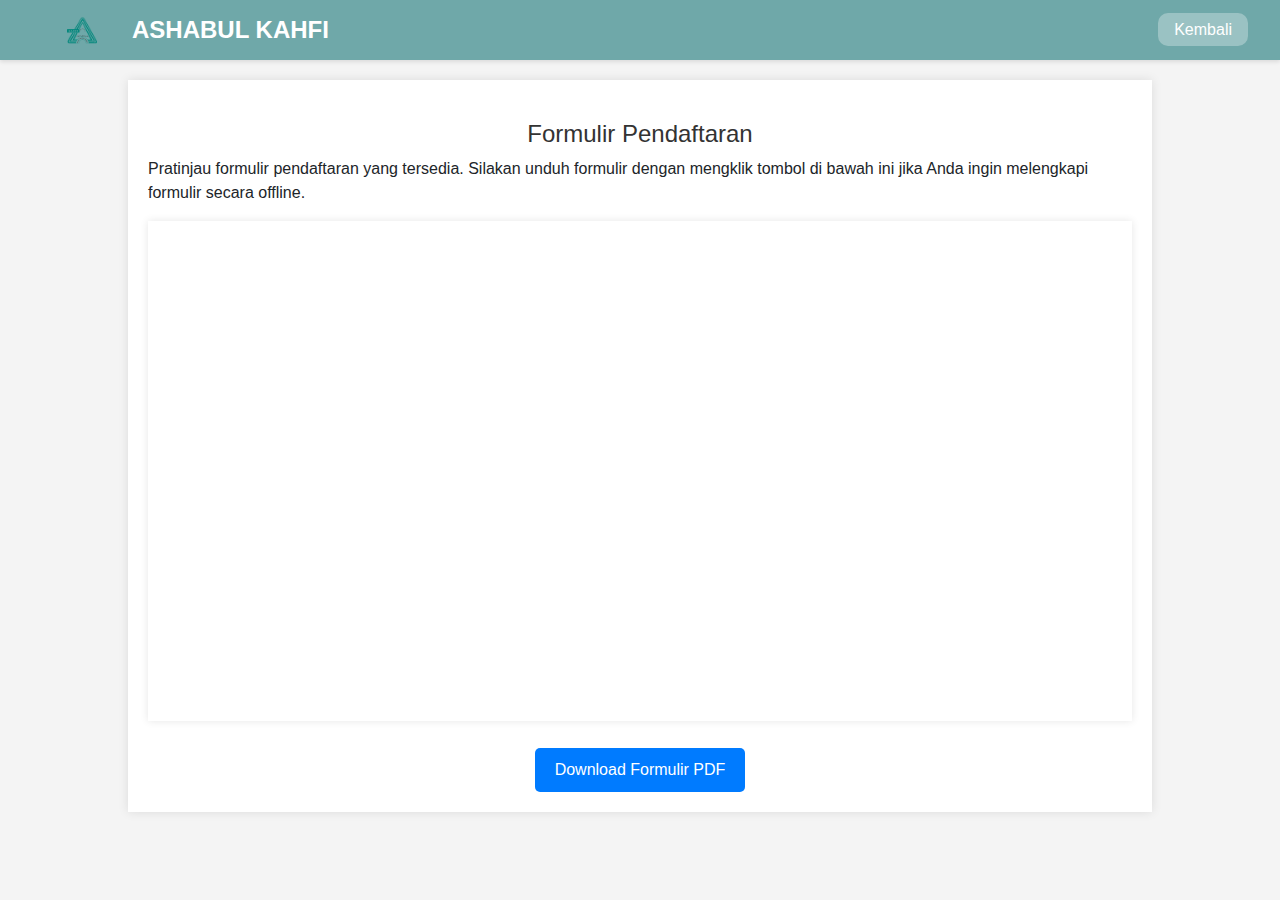
<file: Usaha/formulir.html>
<!DOCTYPE html>
<html lang="id">

<head>
    <meta charset="UTF-8">
    <meta name="viewport" content="width=device-width, initial-scale=1.0">
    <title>Download Formulir Pendaftaran</title>
    <link rel="stylesheet" href="https://cdnjs.cloudflare.com/ajax/libs/font-awesome/6.0.0-beta3/css/all.min.css">
    <link rel="stylesheet" href="https://cdn.jsdelivr.net/npm/bootstrap@5.3.0/dist/css/bootstrap.min.css">
    <style>
        body {
            font-family: 'Arial', sans-serif;
            margin: 0;
            padding: 0;
            background-color: #f4f4f4;
        }

        /* Style for the navbar */
        nav {
            display: flex;
            justify-content: space-between;
            /* Posisikan logo dan tombol kembali di sisi yang berbeda */
            align-items: center;
            /* Vertikal rata tengah */
            background-color: #6fa8a9;
            /* Warna latar belakang navbar */
            padding: 1rem 2rem;
            /* Ruang di dalam navbar */
            height: 60px;
            /* Tentukan tinggi navbar */
            box-shadow: 0 2px 4px rgba(0, 0, 0, 0.1);
            /* Tambahkan bayangan halus */
        }

        /* Style for the logo */
        .logo {
            display: flex;
            align-items: center;
            /* Vertikal rata tengah */
        }

        .logo-icon {
            width: 100px;
            height: auto;
            object-fit: cover;
            object-position: center;
        }

        .logo-text {
            color: white;
            font-size: 1.5rem;
            /* Sesuaikan ukuran teks */
            font-weight: bold;
        }

        /* Style for the back button */
        .back-button {
            background-color: rgba(255, 255, 255, 0.3);
            /* Warna tombol transparan */
            color: white;
            padding: 0.5rem 1rem;
            border-radius: 10px;
            text-decoration: none;
            font-size: 1rem;
            transition: background-color 0.3s ease;
        }

        .back-button:hover {
            background-color: rgba(255, 255, 255, 0.5);
            /* Efek hover */
        }

        .container {
            width: 80%;
            margin: 20px auto;
            background: white;
            padding: 20px;
            box-shadow: 0 0 10px rgba(0, 0, 0, 0.1);
        }

        .cta-button {
            background-color: #007bff;
            color: white;
            padding: 10px 20px;
            text-decoration: none;
            border-radius: 5px;
            display: inline-block;
            margin-top: 20px;
        }

        .cta-button:hover {
            background-color: #0056b3;
        }

        iframe {
            border: none;
            box-shadow: 0 0 8px rgba(0, 0, 0, 0.1);
        }

        h4 {
            color: #333;
            text-align: center;
            margin-top: 20px;
        }
    </style>
</head>

<body>
    <nav>
        <div class="logo">
            <img src="img/logo.png" alt="Logo" class="logo-icon">
            <span class="logo-text">ASHABUL KAHFI</span>
        </div>
        <div class="nav-links">
            <a href="index.html" class="back-button">Kembali</a>
        </div>
    </nav>
    <div class="container">
        <h4>Formulir Pendaftaran</h4>
        <p>Pratinjau formulir pendaftaran yang tersedia. Silakan unduh formulir dengan mengklik tombol di bawah ini jika
            Anda ingin melengkapi formulir secara offline.</p>
        <!-- Menampilkan PDF dalam iframe -->
        <iframe src="formulir/formulir.pdf" width="100%" height="500px"></iframe>

        <!-- Tombol download -->
        <div class="text-center">
            <a href="formulir/formulir.pdf" class="cta-button" download>Download Formulir PDF</a>
        </div>
    </div>

    <script src="https://cdnjs.cloudflare.com/ajax/libs/jquery/3.6.0/jquery.min.js"></script>
    <script src="https://cdn.jsdelivr.net/npm/bootstrap@5.3.0/dist/js/bootstrap.bundle.min.js"></script>
</body>

</html>
</file>
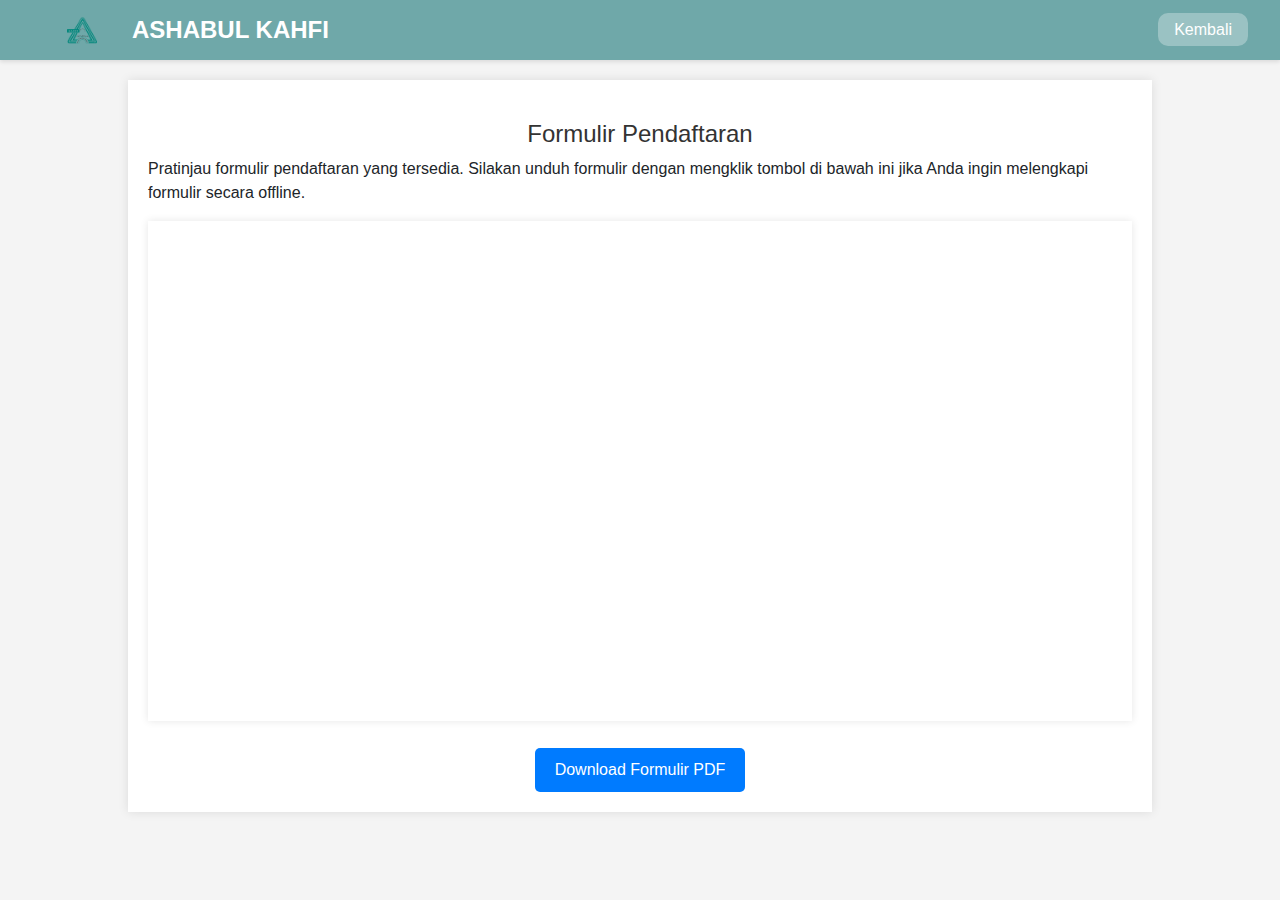
<file: Usaha/detail/formAsc.html>
<!DOCTYPE html>
<html lang="id">

<head>
    <meta charset="UTF-8">
    <meta name="viewport" content="width=device-width, initial-scale=1.0">
    <title>Download Formulir Pendaftaran</title>
    <link rel="stylesheet" href="https://cdnjs.cloudflare.com/ajax/libs/font-awesome/6.0.0-beta3/css/all.min.css">
    <link rel="stylesheet" href="https://cdn.jsdelivr.net/npm/bootstrap@5.3.0/dist/css/bootstrap.min.css">
    <style>
        body {
            font-family: 'Arial', sans-serif;
            margin: 0;
            padding: 0;
            background-color: #f4f4f4;
        }

        /* Style for the navbar */
        nav {
            display: flex;
            justify-content: space-between;
            /* Posisikan logo dan tombol kembali di sisi yang berbeda */
            align-items: center;
            /* Vertikal rata tengah */
            background-color: #6fa8a9;
            /* Warna latar belakang navbar */
            padding: 1rem 2rem;
            /* Ruang di dalam navbar */
            height: 60px;
            /* Tentukan tinggi navbar */
            box-shadow: 0 2px 4px rgba(0, 0, 0, 0.1);
            /* Tambahkan bayangan halus */
        }

        /* Style for the logo */
        .logo {
            display: flex;
            align-items: center;
            /* Vertikal rata tengah */
        }

        .logo-icon {
            width: 100px;
            height: auto;
            object-fit: cover;
            object-position: center;
        }

        .logo-text {
            color: white;
            font-size: 1.5rem;
            /* Sesuaikan ukuran teks */
            font-weight: bold;
        }

        /* Style for the back button */
        .back-button {
            background-color: rgba(255, 255, 255, 0.3);
            /* Warna tombol transparan */
            color: white;
            padding: 0.5rem 1rem;
            border-radius: 10px;
            text-decoration: none;
            font-size: 1rem;
            transition: background-color 0.3s ease;
        }

        .back-button:hover {
            background-color: rgba(255, 255, 255, 0.5);
            /* Efek hover */
        }

        .container {
            width: 80%;
            margin: 20px auto;
            background: white;
            padding: 20px;
            box-shadow: 0 0 10px rgba(0, 0, 0, 0.1);
        }

        .cta-button {
            background-color: #007bff;
            color: white;
            padding: 10px 20px;
            text-decoration: none;
            border-radius: 5px;
            display: inline-block;
            margin-top: 20px;
        }

        .cta-button:hover {
            background-color: #0056b3;
        }

        iframe {
            border: none;
            box-shadow: 0 0 8px rgba(0, 0, 0, 0.1);
        }

        h4 {
            color: #333;
            text-align: center;
            margin-top: 20px;
        }
    </style>
</head>

<body>
    <nav>
        <div class="logo">
            <img src="../img/logo.png" alt="Logo" class="logo-icon">
            <span class="logo-text">ASHABUL KAHFI</span>
        </div>
        <div class="nav-links">
            <a href="../detail/asc.html" class="back-button">Kembali</a>
        </div>
    </nav>
    <div class="container">
        <h4>Formulir Pendaftaran</h4>
        <p>Pratinjau formulir pendaftaran yang tersedia. Silakan unduh formulir dengan mengklik tombol di bawah ini jika
            Anda ingin melengkapi formulir secara offline.</p>
        <!-- Menampilkan PDF dalam iframe -->
        <iframe src="../formulir/formulirAsc.pdf" width="100%" height="500px"></iframe>

        <!-- Tombol download -->
        <div class="text-center">
            <a href="../formulir/formulirAsc.pdf" class="cta-button" download>Download Formulir PDF</a>
        </div>
    </div>

    <script src="https://cdnjs.cloudflare.com/ajax/libs/jquery/3.6.0/jquery.min.js"></script>
    <script src="https://cdn.jsdelivr.net/npm/bootstrap@5.3.0/dist/js/bootstrap.bundle.min.js"></script>
</body>

</html>
</file>
<file: Basic-Elegant/style.css>
* {
    margin: 0;
    padding: 0;
    box-sizing: border-box;
    text-decoration: none;
    border: none;
    outline: none;
    scroll-behavior: smooth;
    font-family: "Poppins", sans-serif;
}

:root {
    --bg-color: #FAF2E4;
    --second-bg-color: #F5DECC;
    --text-color: #53462D;
    --main-color: #7F6F50;
}

html {
    font-size: 60%;
    overflow-x: hidden;
}
body {
    background: var(--bg-color);
    color: var(--text-color);
}
.header {
    position: fixed;
    top: 0;
    left: 0;
    width: 100%;
    padding: 4rem 12% 4rem;
    background: #F8ECD8;
    backdrop-filter: blur(10px);
    display: flex;
    justify-content: space-between;
    align-items: center;
    z-index: 5;
}
.logo {
    font-size: 3rem;
    color: var(--text-color);
    font-weight: 800;
    cursor: pointer;
    transition: 0.5s ease;
}
.logo:hover{
    transform: scale(1.1);
}
.logo span{
    text-shadow: 0 0 25px var(--main-color);
}
.navbar a {
    font-size: 1.8rem;
    color: var(--text-color);
    margin-left: 4rem;
    font-weight: 500;
    transition: 0.3s ease;
    border-bottom: 3px solid transparent;
}
.navbar a:hover,
.navbar a.active {
    color: var(--main-color);
    border-bottom: 3px solid var(--main-color);
}

#menu-icon {
    font-size: 3.6rem;
    color: var(--main-color);
    display: none;
}

section {
    min-height: 100vh;
    padding: 10rem 12% 10rem;
}

.home {
    display: flex;
    align-items: center;
    justify-content: center;
    gap: 15rem;
}

.home-content {
    display: flex;
    flex-direction: column;
    align-items: baseline;
    text-align: left;
    justify-content: center;
    margin-top: 3rem;
}

span {
    color: var(--main-color);
}

.logo span {
    color: var(--main-color);
}
.home-content h3 {
    margin-bottom: 2rem;
    margin-top: 1rem;
    font-size: 3.5rem;
}

.home-content h1 {
    font-size: 7rem;
    font-weight: 700;
    margin-top: 1.5rem;
    line-height: 1;
}

.home-img {
    border-radius: 50%;
}

.home-img img {
    position: relative;
    top: 3rem;
    width: 32vw;
    border-radius: 50%;
    box-shadow: 0 0 25px var(--main-color);
    cursor: pointer;
    transition: 0.4s ease-in-out;
}
.home-img img:hover {
    box-shadow: 0 0 25px var(--main-color),
                0 0 50px var(--main-color),
                0 0 100px var(--main-color);
}

.home-content p {
    font-size: 1.5rem;
    font-weight: 500;
    line-height: 1.8;
    max-width: 1000px;
}

.social-icons a {
    display: inline-flex;
    justify-content: center;
    align-items: center;
    width: 4.5rem;
    height: 4.5rem;
    background: transparent;
    border: 2px solid var(--main-color);
    font-size: 2.5rem;
    border-radius: 50%;
    color: var(--main-color);
    margin: 3rem 1.5rem 3rem 0;
    transition: 0.3s ease-in-out;
}
.social-icons a:hover {
    color: var(--text-color);
    transform: scale(1.3) translateY(-5px);
    box-shadow: 0 0 25px var(--main-color);
    background-color: var(--main-color);
}

.btn {
    display: inline-block;
    padding: 1rem 2.8rem;
    background: var(--main-color);
    box-shadow: 0 0 25px var(--main-color);
    border-radius: 4rem;
    font-size: 1.6rem;
    color: black;
    border: 2px solid transparent;
    letter-spacing: 0.1rem;
    font-weight: 600;
    transition: 0.3s ease-in-out;
    cursor: pointer;
}
.btn:hover {
    transform: scale(1.05);
    box-shadow: 0 0 50px var(--main-color);
}

.btn-group {
    display: flex;
    align-items: center;
    gap: 1.5rem;
}

.btn-group a:nth-of-type(2) {
    background-color: #F5DEEC;
    color: var(--main-color);
    border: 2px solid var(--main-color);
    box-shadow: 0 0 25px transparent;
}

.btn-group a:nth-of-type(2):hover {
    box-shadow: 0 0 25px var(--main-color);
    background-color: var(--main-color);
    color: black;
}


/* ANIMATION TEXT */
.text-animation {
    font-size: 34px;
    font-weight: 600;
    min-width: 280px;
}

.text-animation span {
    position: relative;
}
.text-animation span::before {
    content: "Web Developer";
    color:rgb(0, 123, 255);
    animation: words 20s infinite;
}

.text-animation span::after {
    content: "";
    background-color: var(--bg-color);
    position: absolute;
    width: calc(100% + 8px);
    height: 100%;
    border-left: 3px solid var(--bg-color);
    right: -8px;
    animation: cursor 0.6s infinite, typing 20s steps(14) infinite
}
@keyframes cursor {
    to {
        border-left: 2px solid var(--main-color);
    }
}

@keyframes words {
    0%, 20% {
        content: "Aspiring Frontend Designer";
    }
    21%, 40% {
        content: "Entry-Level Designer";
    }
    41%, 60% {
        content: "Writer";
    }
    61%, 80% {
        content: "Web Developer";
    }
    81%, 100% {
        content: "Software Tester";
    }
}
@keyframes typing {
    10%,
    15%,
    30%,
    35%,
    50%,
    55%,
    70%,
    75%,
    90%,
    95% {
        width: 0;
    }
    5%,
    20%,
    25%,
    40%,
    45%,
    60%,
    65%,
    80%,
    85% {
        width: calc(100% + 8px);
    }
}

/* PENDIDIKAN */
.heading {
    font-size: 8rem;
    text-align: center;
    margin: 5rem 0;
}

.education {
    padding: 100px 15px;
    background: var(--second-bg-color);
}

.education h2 {
    margin-bottom: 5rem;
}

.timeline-items {
    max-width: 1200px;
    margin: auto;
    margin-top: 1200px
    display: flex;
    flex-wrap: wrap;
    position: relative;
}

.timeline-items::before {
    content: "";
    position: absolute;
    width: 5px;
    height: 100%;
    background-color: var(--main-color);
    left: calc(50% - 1px);
}

.timeline-item {
    margin-bottom: 40px;
    width: 100%;
    position: relative;
}

.timeline-item:last-child {
    margin-bottom: 0;
}

.timeline-item:nth-child(odd) {
    padding-right: calc(50% + 30px);
    text-align: right;
}

.timeline-item:nth-child(even) {
    padding-left: calc(50% + 30px);
}

.timeline-dot {
    height: 21px;
    width: 21px;
    background-color: var(--main-color);
    box-shadow: 0 0 25px var(--main-color),
                0 0 50px var(--main-color);
    position: absolute;
    left: calc(50% - 8px);
    border-radius: 50%;
    top: 10px;
}

.timeline-date {
    font-size:20px;
    font-weight: 800;
    color: var(--text-color);
    margin: 6px 0 15px;
}

.timeline-content {
    background-color:var (--bg-color);
    border: 3px solid var(--main-color);
    padding: 20px 50px;
    border-radius: 4rem;
    box-shadow: 0 0 10px var(--main-color);
    cursor: pointer;
    transition: 0.3s ease-in-out;
}

.timeline-content:hover {
    transform: scale(1.05);
    box-shadow: 0 0 25px var(--main-color);
}

.timeline-content h3 {
    font-size: 20px;
    color: var(--text-color);
    margin: 0 0 10px;
    font-weight: 500;
}

.timeline-content p {
    color: var(--main-color);
    font-size: 16px;
    font-weight: 300;
    line-height: 22px;
}
::webkit-scrollbar {
    width: 15px;
}
::webkit-scrollbar-thumb {
    background-color: var(--main-color);
}
::webkit-scrollbar-track {
    background-color: var(--bg-color);
    width: 50px;
}

/* EXPERIENCES */
.experiences {
    background: var(--bg-color);
    color: black;
}

.experiences h2 {
    margin-bottom: 5rem;
    color: var(--text-color);
}

.experiences-container {
    display: grid;
    grid-template-columns: repeat(2, 1fr);
    align-items: center;
    gap: 2.5rem;
}

.experience-box {
    background-color: var(--main-color);
    height: 300px;
    border-radius: 3rem;
    border: 5px solid transparent;
    cursor: pointer;
    transition: 0.4s ease-in-out;
}
.experience-box:hover {
    background: var(--bg-color);
    color: black;
    border: 5px solid var(--main-color);
    transform: scale(1.03);
}

.experience-box .experience-info {
    display: flex;
    flex-direction: column;
    text-align: left;
    max-height: 200px;
    justify-content: flex-start;
    align-items: flex-start;
    padding: 5rem;
}

.experience-info h4 {
    font-size: 3rem;
    font-weight: 800;
    line-height: 2;
}

.experience-info p {
    font-size: 1.6rem;
    font-weight: 600;
    max-height: 100px;
    line-height: 1.7;
}

/* SERVICES */
.services {
    background: var(--second-bg-color);
  }
  
  .services-box {
    background-size: cover;
    display: flex;
    align-items: center;
    justify-content: center;
    flex-direction: column;
  }
  
  .services .heading {
    margin-bottom: 5rem;
  }
  
  .services-box img {
    width: 15rem;
    border-radius: 50%;
    border: 3px solid var(--main-color);
    box-shadow: 0 0 25px var(--main-color);
  }

  .wrapper {
    display: grid;
    grid-template-columns: repeat(3,1fr);
    gap: 3rem;
  }
  
  .service-item {
    min-height: 550px;
    max-width: 450px;
    background: var(--main-color);
    border: 3px solid var(--text-color);
    border-radius: 2rem;
    margin: 0 2rem;
    padding: 30px 60px;
    cursor: pointer;
    display: flex;
    flex-direction: column;
    align-items: center;
    justify-content: center;
    text-align: center;
    gap: 1.5rem;
    transition: 0.4s ease-in-out;
    color: white; /* Added based on the visible part in the image */
  }

  .service-item:hover {
    border: 3px solid var(--main-color);
    transform: translateY(-10px)scale(1.03);
    box-shadow: 0 0 50px var(--main-color);
  }

  .service-item h2 {
    font-size: 2.8rem;
  }
  .service-item p {
    font-size: 1.3rem;
  }
  #star {
    color: gold;
    font-size: 2rem;
  }

  .footer {
    position: relative;
    bottom: 0;
    width: 100%;
    padding: 40px 0;
    background-color: var(--bg-color);
  }
  
  .footer .social {
    text-align: center;
    padding-bottom: 25px;
    color: var(--main-color);
  }
  
  .footer .social a {
    font-size: 25px;
    color: var(--main-color);
    border: 2px solid var(--main-color);
    width: 42px;
    height: 42px;
    line-height: 42px;
    display: inline-block;
    text-align: center;
    border-radius: 50%;
    margin: 0 10px;
    transition: 0.3s ease-in-out;
  }
  .footer .social a:hover {
    transform: scale(1.2) translateY(-10px);
    background-color: var(--main-color);
    color: black;
    box-shadow: 0 0 25px var(--main-color);
  }
  
  .footer ul {
    margin-top: 0;
    padding: 0;
    font-size: 18px;
    line-height: 1.6;
    margin-bottom: 0;
    text-align: center;
  }
  
  .footer ul li a {
    color: var(--text-color);
    border-bottom: 3px solid transparent;
    transition: 0.3s ease-in-out;
  }
  
  .footer ul li a:hover {
    border-bottom: 3px solid var(--main-color);
  }

  .footer ul li{
    display: inline-block;
    padding: 0 15px;
  }

  .footer .copyright{
    margin-top: 50px;
    text-align: center;
    font-size: 16px;
    color: var(--text-color);
  }

  @media (max-width: 1285px) {
    html{
        font-size: 55%;
    }
    .experiences-container {
        padding-bottom: 7rem;
        grid-template-columns: repeat(2,1fr);
        margin: 0 5rem;
    }
  }

  @media (max-width: 991px) {
    header {
      padding: 2rem 3%;
    }

    .home-content, .home-img {
        margin: 15px;
    }

    section {
      padding: 10rem 3% 2rem;
    }
  
    .timeline-items::before {
      left: 10px;
    }
  
    .timeline-item:nth-child(odd) {
      padding-right: 0;
      text-align: left;
    }
  
    .timeline-item:nth-child(odd),
    .timeline-item:nth-child(even) {
      padding-left: 40px;
      padding-right: 30px;
    }

    .timeline-dot{
        left: 2.5px;
    }
    .experiences{
        padding-bottom: 7rem;
    }
    .services .wrapper{
        grid-template-columns: repeat(1,1fr);
    }
    .footer {
        padding: 2rem 3%;
    }
}

@media (max-width: 895px) {
    #menu-icon {
      display: block;
    }
  
    .navbar {
      position: absolute;
      top: 100%;
      right: 0;
      width: 50%;
      padding: 1rem 3%;
      background: rgba(0, 0, 0, 0.8);
      backdrop-filter: blur(20px);
      border-bottom-left-radius: 2rem;
      border-left: 2px solid var(--main-color);
      border-bottom: 2px solid var(--main-color);
      display: none;
    }
    .navbar.active{
        display: block;
    }

    .navbar a {
        display: block;
        font-size: 2rem;
        margin: 3rem 0;
        color: white;
    }

    .home{
        flex-direction: column-reverse;
        margin: 5rem 4rem;
    }
    .home-content h3{
        font-size: 2.6rem;
    }
    .home-content h1{
        font-size: 8rem;
        margin-top: 3rem;
    }
    .home-content p{
        max-width:600px;
        margin: 0 auto;
    }
    .home-img img {
        width: 56vw;
    }
    .experiences h2 {
        margin-bottom: 3rem;
    }
    .experiences-container{
        grid-template-columns: repeat(1,1fr);
    }
  }

  @media (max-width: 420px) {
    section h2 {
        font-size: 50px !important;
    }
  }
</file>
<file: Basic-NeonDark copy/style.css>
* {
    margin: 0;
    padding: 0;
    box-sizing: border-box;
    text-decoration: none;
    border: none;
    outline: none;
    scroll-behavior: smooth;
    font-family: "Poppins", sans-serif;
}

:root {
    --bg-color: #01011A;
    --second-bg-color: #01011A;
    --text-color: white;
    --main-color: #3a6cf4;
}

html {
    font-size: 60%;
    overflow-x: hidden;
}
body {
    background: var(--bg-color);
    color: var(--text-color);
}
.header {
    position: fixed;
    top: 0;
    left: 0;
    width: 100%;
    padding: 4rem 12% 4rem;
    background: rgba(0, 0, 0, 0.3);
    backdrop-filter: blur(10px);
    display: flex;
    justify-content: space-between;
    align-items: center;
    z-index: 5;
}
.logo {
    font-size: 3rem;
    color: var(--text-color);
    font-weight: 800;
    cursor: pointer;
    transition: 0.3s ease;
}
.logo:hover{
    transform: scale(1.1);
}
.logo span{
    text-shadow: 0 0 25px var(--main-color);
}
.navbar a {
    font-size: 1.8rem;
    color: var(--text-color);
    margin-left: 4rem;
    font-weight: 500;
    transition: 0.5s ease;
    border-bottom: 3px solid transparent;
}
.navbar a:hover,
.navbar a.active {
    color: var(--main-color);
    border-bottom: 3px solid var(--main-color);
}

#menu-icon {
    font-size: 3.6rem;
    color: var(--main-color);
    display: none;
}

section {
    min-height: 100vh;
    padding: 10rem 12% 10rem;
}

.home {
    display: flex;
    align-items: center;
    justify-content: center;
    gap: 15rem;
}

span {
    color: var(--main-color);
}

.logo span {
    color: var(--main-color);
}
.home-content {
    display: flex;
    flex-direction: column;
    align-items: baseline;
    text-align: left;
    justify-content: center;
    margin-top: 3rem;
}

.home-content h3 {
    margin-bottom: 2rem;
    margin-top: 1rem;
    font-size: 3.5rem;
}

.home-content h1 {
    font-size: 7rem;
    font-weight: 700;
    margin-top: 1.5rem;
    line-height: 1;
}

.home-img {
    border-radius: 50%;
}

.home-img img {
    position: relative;
    top: 3rem;
    width: 32vw;
    border-radius: 50%;
    box-shadow: 0 0 25px var(--main-color);
    cursor: pointer;
    transition: 0.4s ease-in-out;
}
.home-img img:hover {
    box-shadow: 0 0 25px var(--main-color),
                0 0 50px var(--main-color),
                0 0 100px var(--main-color);
}

.home-content p {
    font-size: 1.5rem;
    font-weight: 500;
    line-height: 1.8;
    max-width: 1000px;
}

.social-icons a {
    display: inline-flex;
    justify-content: center;
    align-items: center;
    width: 4.5rem;
    height: 4.5rem;
    background: transparent;
    border: 2px solid var(--main-color);
    font-size: 2.5rem;
    border-radius: 50%;
    color: var(--main-color);
    margin: 3rem 1.5rem 3rem 0;
    transition: 0.3s ease-in-out;
}
.social-icons a:hover {
    color: var(--text-color);
    transform: scale(1.3) translateY(-5px);
    box-shadow: 0 0 25px var(--main-color);
    background-color: var(--main-color);
}

.btn {
    display: inline-block;
    padding: 1rem 2.8rem;
    background: var(--main-color);
    box-shadow: 0 0 25px var(--main-color);
    border-radius: 4rem;
    font-size: 1.6rem;
    color: black;
    border: 2px solid transparent;
    letter-spacing: 0.1rem;
    font-weight: 600;
    transition: 0.3s ease-in-out;
    cursor: pointer;
}
.btn:hover {
    transform: scale(1.05);
    box-shadow: 0 0 50px var(--main-color);
}

.btn-group {
    display: flex;
    align-items: center;
    gap: 1.5rem;
}

.btn-group a:nth-of-type(2) {
    background-color: black;
    color: var(--main-color);
    border: 2px solid var(--main-color);
    box-shadow: 0 0 25px transparent;
}

.btn-group a:nth-of-type(2):hover {
    box-shadow: 0 0 25px var(--main-color);
    background-color: var(--main-color);
    color: black;
}


/* ANIMATION TEXT */
.text-animation {
    font-size: 34px;
    font-weight: 600;
    min-width: 280px;
}

.text-animation span {
    position: relative;
}
.text-animation span::before {
    content: "Web Developer";
    color:rgb(0, 123, 255);
    animation: words 20s infinite;
}

.text-animation span::after {
    content: "";
    background-color: var(--bg-color);
    position: absolute;
    width: calc(100% + 8px);
    height: 100%;
    border-left: 3px solid var(--bg-color);
    right: -8px;
    animation: cursor 0.6s infinite, typing 20s steps(14) infinite
}
@keyframes cursor {
    to {
        border-left: 2px solid var(--main-color);
    }
}

@keyframes words {
    0%, 20% {
        content: "Aspiring Frontend";
    }
    21%, 40% {
        content: "Entry Designer";
    }
    41%, 60% {
        content: "Writer";
    }
    61%, 80% {
        content: "Web Developer";
    }
    81%, 100% {
        content: "Software Tester";
    }
}
@keyframes typing {
    10%,
    15%,
    30%,
    35%,
    50%,
    55%,
    70%,
    75%,
    90%,
    95% {
        width: 0;
    }
    5%,
    20%,
    25%,
    40%,
    45%,
    60%,
    65%,
    80%,
    85% {
        width: calc(100% + 8px);
    }
}

/* PENDIDIKAN */
.heading {
    font-size: 8rem;
    text-align: center;
    margin: 5rem 0;
}

.education {
    padding: 100px 15px;
    background: var(--second-bg-color);
}

.education h2 {
    margin-bottom: 5rem;
}

.timeline-items {
    max-width: 1200px;
    margin: auto;
    margin-top: 1200px
    display: flex;
    flex-wrap: wrap;
    position: relative;
}

.timeline-items::before {
    content: "";
    position: absolute;
    width: 5px;
    height: 100%;
    background-color: var(--main-color);
    left: calc(50% - 1px);
}

.timeline-item {
    margin-bottom: 40px;
    width: 100%;
    position: relative;
}

.timeline-item:last-child {
    margin-bottom: 0;
}

.timeline-item:nth-child(odd) {
    padding-right: calc(50% + 30px);
    text-align: right;
}

.timeline-item:nth-child(even) {
    padding-left: calc(50% + 30px);
}

.timeline-dot {
    height: 21px;
    width: 21px;
    background-color: var(--main-color);
    box-shadow: 0 0 25px var(--main-color),
                0 0 50px var(--main-color);
    position: absolute;
    left: calc(50% - 8px);
    border-radius: 50%;
    top: 10px;
}

.timeline-date {
    font-size:20px;
    font-weight: 800;
    color: white;
    margin: 6px 0 15px;
}

.timeline-content {
    background-color:var (--bg-color);
    border: 3px solid var(--main-color);
    padding: 20px 50px;
    border-radius: 4rem;
    box-shadow: 0 0 10px var(--main-color);
    cursor: pointer;
    transition: 0.3s ease-in-out;
}

.timeline-content:hover {
    transform: scale(1.05);
    box-shadow: 0 0 25px var(--main-color);
}

.timeline-content h3 {
    font-size: 20px;
    color: white;
    margin: 0 0 10px;
    font-weight: 500;
}

.timeline-content p {
    color: white;
    font-size: 16px;
    font-weight: 300;
    line-height: 22px;
}
::webkit-scrollbar {
    width: 15px;
}
::webkit-scrollbar-thumb {
    background-color: var(--main-color);
}
::webkit-scrollbar-track {
    background-color: var(--bg-color);
    width: 50px;
}

/* EXPERIENCES */
.experiences {
    background: var(--bg-color);
    color: black;
}

.experiences h2 {
    margin-bottom: 5rem;
    color: white;
}

.experiences-container {
    display: grid;
    grid-template-columns: repeat(2, 1fr);
    align-items: center;
    gap: 2.5rem;
}

.experience-box {
    background-color: var(--main-color);
    height: 300px;
    border-radius: 3rem;
    border: 5px solid transparent;
    cursor: pointer;
    transition: 0.4s ease-in-out;
}
.experience-box:hover {
    background: white;
    color: black;
    border: 5px solid var(--main-color);
    transform: scale(1.03);
}

.experience-box .experience-info {
    display: flex;
    flex-direction: column;
    text-align: left;
    max-height: 200px;
    justify-content: flex-start;
    align-items: flex-start;
    padding: 5rem;
}

.experience-info h4 {
    font-size: 3rem;
    font-weight: 800;
    line-height: 2;
}

.experience-info p {
    font-size: 1.6rem;
    font-weight: 600;
    max-height: 100px;
    line-height: 1.7;
}

/* SERVICES */
.services {
    background: var(--second-bg-color);
  }
  
  .services-box {
    background-size: cover;
    display: flex;
    align-items: center;
    justify-content: center;
    flex-direction: column;
  }
  
  .services .heading {
    margin-bottom: 5rem;
  }
  
  .services-box img {
    width: 15rem;
    border-radius: 50%;
    border: 3px solid var(--main-color);
    box-shadow: 0 0 25px var(--main-color);
  }

  .wrapper {
    display: grid;
    grid-template-columns: repeat(3,1fr);
    gap: 3rem;
  }
  
  .service-item {
    min-height: 550px;
    max-width: 450px;
    background: rgba(0, 0, 0, 0.7);
    border: 3px solid rgba(238, 238, 238, 0.2);
    border-radius: 2rem;
    margin: 0 2rem;
    padding: 30px 60px;
    cursor: pointer;
    display: flex;
    flex-direction: column;
    align-items: center;
    justify-content: center;
    text-align: center;
    gap: 1.5rem;
    transition: 0.4s ease-in-out;
    color: white; /* Added based on the visible part in the image */
  }

  .service-item:hover {
    border: 3px solid var(--main-color);
    transform: translateY(-10px)scale(1.03);
    box-shadow: 0 0 50px var(--main-color);
  }

  .service-item h2 {
    font-size: 2.8rem;
  }
  .service-item p {
    font-size: 1.3rem;
  }
  #star {
    color: gold;
    font-size: 2rem;
  }

  .footer {
    position: relative;
    bottom: 0;
    width: 100%;
    padding: 40px 0;
    background-color: var(--bg-color);
  }
  
  .footer .social {
    text-align: center;
    padding-bottom: 25px;
    color: var(--main-color);
  }
  
  .footer .social a {
    font-size: 25px;
    color: var(--main-color);
    border: 2px solid var(--main-color);
    width: 42px;
    height: 42px;
    line-height: 42px;
    display: inline-block;
    text-align: center;
    border-radius: 50%;
    margin: 0 10px;
    transition: 0.3s ease-in-out;
  }
  .footer .social a:hover {
    transform: scale(1.2) translateY(-10px);
    background-color: var(--main-color);
    color: black;
    box-shadow: 0 0 25px var(--main-color);
  }
  
  .footer ul {
    margin-top: 0;
    padding: 0;
    font-size: 18px;
    line-height: 1.6;
    margin-bottom: 0;
    text-align: center;
  }
  
  .footer ul li a {
    color: white;
    border-bottom: 3px solid transparent;
    transition: 0.3s ease-in-out;
  }
  
  .footer ul li a:hover {
    border-bottom: 3px solid var(--main-color);
  }

  .footer ul li{
    display: inline-block;
    padding: 0 15px;
  }

  .footer .copyright{
    margin-top: 50px;
    text-align: center;
    font-size: 16px;
    color: white;
  }

  @media (max-width: 1285px) {
    html{
        font-size: 55%;
    }
    .experiences-container {
        padding-bottom: 7rem;
        grid-template-columns: repeat(2,1fr);
        margin: 0 5rem;
    }
  }

  @media (max-width: 991px) {
    header {
      padding: 2rem 3%;
    }

    .home-content, .home-img {
        margin: 15px;
    }
  
    section {
      padding: 10rem 3% 2rem;
    }
  
    .timeline-items::before {
      left: 10px;
    }
  
    .timeline-item:nth-child(odd) {
      padding-right: 0;
      text-align: left;
    }
  
    .timeline-item:nth-child(odd),
    .timeline-item:nth-child(even) {
      padding-left: 40px;
      padding-right: 30px
    }

    .timeline-dot{
        left: 2.5px;
    }
    .experiences{
        padding-bottom: 7rem;
    }
    .services .wrapper{
        grid-template-columns: repeat(1,1fr);
    }
    .footer {
        padding: 2rem 3%;
    }
}

@media (max-width: 895px) {
    #menu-icon {
      display: block;
    }
  
    .navbar {
      position: absolute;
      top: 100%;
      right: 0;
      width: 50%;
      padding: 1rem 3%;
      background: rgba(0, 0, 0, 0.8);
      backdrop-filter: blur(20px);
      border-bottom-left-radius: 2rem;
      border-left: 2px solid var(--main-color);
      border-bottom: 2px solid var(--main-color);
      display: none;
    }
    .navbar.active{
        display: block;
    }

    .navbar a {
        display: block;
        font-size: 2rem;
        margin: 3rem 0;
        color: white;
    }

    .home{
        flex-direction: column-reverse;
        margin: 5rem 4rem;
    }
    .home-content h3{
        font-size: 2.6rem;
    }
    .home-content h1{
        font-size: 8rem;
        margin-top: 3rem;
    }
    .home-content p{
        max-width:600px;
        margin: 0 auto;
    }
    .home-img img {
        width: 56vw;
    }
    .experiences h2 {
        margin-bottom: 3rem;
    }
    .experiences-container{
        grid-template-columns: repeat(1,1fr);
    }
  }

  @media (max-width: 420px) {
    section h2 {
        font-size: 50px !important;
    }
  }
</file>
<file: Basic-NeonDark/style.css>
* {
    margin: 0;
    padding: 0;
    box-sizing: border-box;
    text-decoration: none;
    border: none;
    outline: none;
    scroll-behavior: smooth;
    font-family: "Poppins", sans-serif;
}

:root {
    --bg-color: #080808;
    --second-bg-color: #131313;
    --text-color: white;
    --main-color: #F5DECC;
}

html {
    font-size: 60%;
    overflow-x: hidden;
}
body {
    background: var(--bg-color);
    color: var(--text-color);
}
.header {
    position: fixed;
    top: 0;
    left: 0;
    width: 100%;
    padding: 4rem 12% 4rem;
    background: rgba(0, 0, 0, 0.3);
    backdrop-filter: blur(10px);
    display: flex;
    justify-content: space-between;
    align-items: center;
    z-index: 5;
}
.logo {
    font-size: 3rem;
    color: var(--text-color);
    font-weight: 800;
    cursor: pointer;
    transition: 0.3s ease;
}
.logo:hover{
    transform: scale(1.1);
}
.logo span{
    text-shadow: 0 0 25px var(--main-color);
}
.navbar a {
    font-size: 1.8rem;
    color: var(--text-color);
    margin-left: 4rem;
    font-weight: 500;
    transition: 0.5s ease;
    border-bottom: 3px solid transparent;
}
.navbar a:hover,
.navbar a.active {
    color: var(--main-color);
    border-bottom: 3px solid var(--main-color);
}

#menu-icon {
    font-size: 3.6rem;
    color: var(--main-color);
    display: none;
}

section {
    min-height: 100vh;
    padding: 10rem 12% 10rem;
}

.home {
    display: flex;
    align-items: center;
    justify-content: center;
    gap: 15rem;
}

span {
    color: var(--main-color);
}

.logo span {
    color: var(--main-color);
}
.home-content {
    display: flex;
    flex-direction: column;
    align-items: baseline;
    text-align: left;
    justify-content: center;
    margin-top: 3rem;
}

.home-content h3 {
    margin-bottom: 2rem;
    margin-top: 1rem;
    font-size: 3.5rem;
}

.home-content h1 {
    font-size: 7rem;
    font-weight: 700;
    margin-top: 1.5rem;
    line-height: 1;
}

.home-img {
    border-radius: 50%;
}

.home-img img {
    position: relative;
    top: 3rem;
    width: 32vw;
    border-radius: 50%;
    box-shadow: 0 0 25px var(--main-color);
    cursor: pointer;
    transition: 0.4s ease-in-out;
}
.home-img img:hover {
    box-shadow: 0 0 25px var(--main-color),
                0 0 50px var(--main-color),
                0 0 100px var(--main-color);
}

.home-content p {
    font-size: 1.5rem;
    font-weight: 500;
    line-height: 1.8;
    max-width: 1000px;
}

.social-icons a {
    display: inline-flex;
    justify-content: center;
    align-items: center;
    width: 4.5rem;
    height: 4.5rem;
    background: transparent;
    border: 2px solid var(--main-color);
    font-size: 2.5rem;
    border-radius: 50%;
    color: var(--main-color);
    margin: 3rem 1.5rem 3rem 0;
    transition: 0.3s ease-in-out;
}
.social-icons a:hover {
    color: var(--text-color);
    transform: scale(1.3) translateY(-5px);
    box-shadow: 0 0 25px var(--main-color);
    background-color: var(--main-color);
}

.btn {
    display: inline-block;
    padding: 1rem 2.8rem;
    background: var(--main-color);
    box-shadow: 0 0 25px var(--main-color);
    border-radius: 4rem;
    font-size: 1.6rem;
    color: black;
    border: 2px solid transparent;
    letter-spacing: 0.1rem;
    font-weight: 600;
    transition: 0.3s ease-in-out;
    cursor: pointer;
}
.btn:hover {
    transform: scale(1.05);
    box-shadow: 0 0 50px var(--main-color);
}

.btn-group {
    display: flex;
    align-items: center;
    gap: 1.5rem;
}

.btn-group a:nth-of-type(2) {
    background-color: black;
    color: var(--main-color);
    border: 2px solid var(--main-color);
    box-shadow: 0 0 25px transparent;
}

.btn-group a:nth-of-type(2):hover {
    box-shadow: 0 0 25px var(--main-color);
    background-color: var(--main-color);
    color: black;
}


/* ANIMATION TEXT */
.text-animation {
    font-size: 34px;
    font-weight: 600;
    min-width: 280px;
}

.text-animation span {
    position: relative;
}
.text-animation span::before {
    content: "Web Developer";
    color:rgb(0, 123, 255);
    animation: words 20s infinite;
}

.text-animation span::after {
    content: "";
    background-color: var(--bg-color);
    position: absolute;
    width: calc(100% + 8px);
    height: 100%;
    border-left: 3px solid var(--bg-color);
    right: -8px;
    animation: cursor 0.6s infinite, typing 20s steps(14) infinite
}
@keyframes cursor {
    to {
        border-left: 2px solid var(--main-color);
    }
}

@keyframes words {
    0%, 20% {
        content: "Aspiring Frontend";
    }
    21%, 40% {
        content: "Entry Designer";
    }
    41%, 60% {
        content: "Writer";
    }
    61%, 80% {
        content: "Web Developer";
    }
    81%, 100% {
        content: "Software Tester";
    }
}
@keyframes typing {
    10%,
    15%,
    30%,
    35%,
    50%,
    55%,
    70%,
    75%,
    90%,
    95% {
        width: 0;
    }
    5%,
    20%,
    25%,
    40%,
    45%,
    60%,
    65%,
    80%,
    85% {
        width: calc(100% + 8px);
    }
}

/* PENDIDIKAN */
.heading {
    font-size: 8rem;
    text-align: center;
    margin: 5rem 0;
}

.education {
    padding: 100px 15px;
    background: var(--second-bg-color);
}

.education h2 {
    margin-bottom: 5rem;
}

.timeline-items {
    max-width: 1200px;
    margin: auto;
    display: flex;
    flex-wrap: wrap;
    position: relative;
}

.timeline-items::before {
    content: "";
    position: absolute;
    width: 5px;
    height: 100%;
    background-color: var(--main-color);
    left: calc(50% - 1px);
}

.timeline-item {
    margin-bottom: 40px;
    width: 100%;
    position: relative;
}

.timeline-item:last-child {
    margin-bottom: 0;
}

.timeline-item:nth-child(odd) {
    padding-right: calc(50% + 30px);
    text-align: right;
}

.timeline-item:nth-child(even) {
    padding-left: calc(50% + 30px);
}

.timeline-dot {
    height: 21px;
    width: 21px;
    background-color: var(--main-color);
    box-shadow: 0 0 25px var(--main-color),
                0 0 50px var(--main-color);
    position: absolute;
    left: calc(50% - 8px);
    border-radius: 50%;
    top: 10px;
}

.timeline-date {
    font-size:20px;
    font-weight: 800;
    color: white;
    margin: 6px 0 15px;
}

.timeline-content {
    background-color:var (--bg-color);
    border: 3px solid var(--main-color);
    padding: 20px 50px;
    border-radius: 4rem;
    box-shadow: 0 0 10px var(--main-color);
    cursor: pointer;
    transition: 0.3s ease-in-out;
}

.timeline-content:hover {
    transform: scale(1.05);
    box-shadow: 0 0 25px var(--main-color);
}

.timeline-content h3 {
    font-size: 20px;
    color: white;
    margin: 0 0 10px;
    font-weight: 500;
}

.timeline-content p {
    color: white;
    font-size: 16px;
    font-weight: 300;
    line-height: 22px;
}
::webkit-scrollbar {
    width: 15px;
}
::webkit-scrollbar-thumb {
    background-color: var(--main-color);
}
::webkit-scrollbar-track {
    background-color: var(--bg-color);
    width: 50px;
}

/* EXPERIENCES */
.experiences {
    background: var(--bg-color);
    color: black;
}

.experiences h2 {
    margin-bottom: 5rem;
    color: white;
}

.experiences-container {
    display: grid;
    grid-template-columns: repeat(2, 1fr);
    align-items: center;
    gap: 2.5rem;
}

.experience-box {
    background-color: var(--main-color);
    height: 300px;
    border-radius: 3rem;
    border: 5px solid transparent;
    cursor: pointer;
    transition: 0.4s ease-in-out;
}
.experience-box:hover {
    background: white;
    color: black;
    border: 5px solid var(--main-color);
    transform: scale(1.03);
}

.experience-box .experience-info {
    display: flex;
    flex-direction: column;
    text-align: left;
    max-height: 200px;
    justify-content: flex-start;
    align-items: flex-start;
    padding: 5rem;
}

.experience-info h4 {
    font-size: 3rem;
    font-weight: 800;
    line-height: 2;
}

.experience-info p {
    font-size: 1.6rem;
    font-weight: 600;
    max-height: 100px;
    line-height: 1.7;
}

/* SERVICES */
.services {
    background: var(--second-bg-color);
  }
  
  .services-box {
    background-size: cover;
    display: flex;
    align-items: center;
    justify-content: center;
    flex-direction: column;
  }
  
  .services .heading {
    margin-bottom: 5rem;
  }
  
  .services-box img {
    width: 15rem;
    border-radius: 50%;
    border: 3px solid var(--main-color);
    box-shadow: 0 0 25px var(--main-color);
  }

  .wrapper {
    display: grid;
    grid-template-columns: repeat(3,1fr);
    gap: 3rem;
  }
  
  .service-item {
    min-height: 550px;
    max-width: 450px;
    background: rgba(0, 0, 0, 0.7);
    border: 3px solid rgba(238, 238, 238, 0.2);
    border-radius: 2rem;
    margin: 0 2rem;
    padding: 30px 60px;
    cursor: pointer;
    display: flex;
    flex-direction: column;
    align-items: center;
    justify-content: center;
    text-align: center;
    gap: 1.5rem;
    transition: 0.4s ease-in-out;
    color: white; /* Added based on the visible part in the image */
  }

  .service-item:hover {
    border: 3px solid var(--main-color);
    transform: translateY(-10px)scale(1.03);
    box-shadow: 0 0 50px var(--main-color);
  }

  .service-item h2 {
    font-size: 2.8rem;
  }
  .service-item p {
    font-size: 1.3rem;
  }
  #star {
    color: gold;
    font-size: 2rem;
  }

  .footer {
    position: relative;
    bottom: 0;
    width: 100%;
    padding: 40px 0;
    background-color: var(--bg-color);
  }
  
  .footer .social {
    text-align: center;
    padding-bottom: 25px;
    color: var(--main-color);
  }
  
  .footer .social a {
    font-size: 25px;
    color: var(--main-color);
    border: 2px solid var(--main-color);
    width: 42px;
    height: 42px;
    line-height: 42px;
    display: inline-block;
    text-align: center;
    border-radius: 50%;
    margin: 0 10px;
    transition: 0.3s ease-in-out;
  }
  .footer .social a:hover {
    transform: scale(1.2) translateY(-10px);
    background-color: var(--main-color);
    color: black;
    box-shadow: 0 0 25px var(--main-color);
  }
  
  .footer ul {
    margin-top: 0;
    padding: 0;
    font-size: 18px;
    line-height: 1.6;
    margin-bottom: 0;
    text-align: center;
  }
  
  .footer ul li a {
    color: white;
    border-bottom: 3px solid transparent;
    transition: 0.3s ease-in-out;
  }
  
  .footer ul li a:hover {
    border-bottom: 3px solid var(--main-color);
  }

  .footer ul li{
    display: inline-block;
    padding: 0 15px;
  }

  .footer .copyright{
    margin-top: 50px;
    text-align: center;
    font-size: 16px;
    color: white;
  }

  @media (max-width: 1285px) {
    html{
        font-size: 55%;
    }
    .experiences-container {
        padding-bottom: 7rem;
        grid-template-columns: repeat(2,1fr);
        margin: 0 5rem;
    }
  }

  @media (max-width: 991px) {
    header {
      padding: 2rem 3%;
    }

    .home-content, .home-img {
        margin: 15px;
    }
  
    section {
      padding: 10rem 3% 2rem;
    }
  
    .timeline-items::before {
      left: 10px;
    }
  
    .timeline-item:nth-child(odd) {
      padding-right: 0;
      text-align: left;
    }
  
    .timeline-item:nth-child(odd),
    .timeline-item:nth-child(even) {
      padding-left: 40px;
      padding-right: 30px
    }

    .timeline-dot{
        left: 2.5px;
    }
    .experiences{
        padding-bottom: 7rem;
    }
    .services .wrapper{
        grid-template-columns: repeat(1,1fr);
    }
    .footer {
        padding: 2rem 3%;
    }
}

@media (max-width: 895px) {
    #menu-icon {
      display: block;
    }
  
    .navbar {
      position: absolute;
      top: 100%;
      right: 0;
      width: 50%;
      padding: 1rem 3%;
      background: rgba(0, 0, 0, 0.8);
      backdrop-filter: blur(20px);
      border-bottom-left-radius: 2rem;
      border-left: 2px solid var(--main-color);
      border-bottom: 2px solid var(--main-color);
      display: none;
    }
    .navbar.active{
        display: block;
    }

    .navbar a {
        display: block;
        font-size: 2rem;
        margin: 3rem 0;
        color: white;
    }

    .home{
        flex-direction: column-reverse;
        margin: 5rem 4rem;
    }
    .home-content h3{
        font-size: 2.6rem;
    }
    .home-content h1{
        font-size: 8rem;
        margin-top: 3rem;
    }
    .home-content p{
        max-width:600px;
        margin: 0 auto;
    }
    .home-img img {
        width: 56vw;
    }
    .experiences h2 {
        margin-bottom: 3rem;
    }
    .experiences-container{
        grid-template-columns: repeat(1,1fr);
    }
  }

  @media (max-width: 420px) {
    section h2 {
        font-size: 50px !important;
    }
  }
</file>
